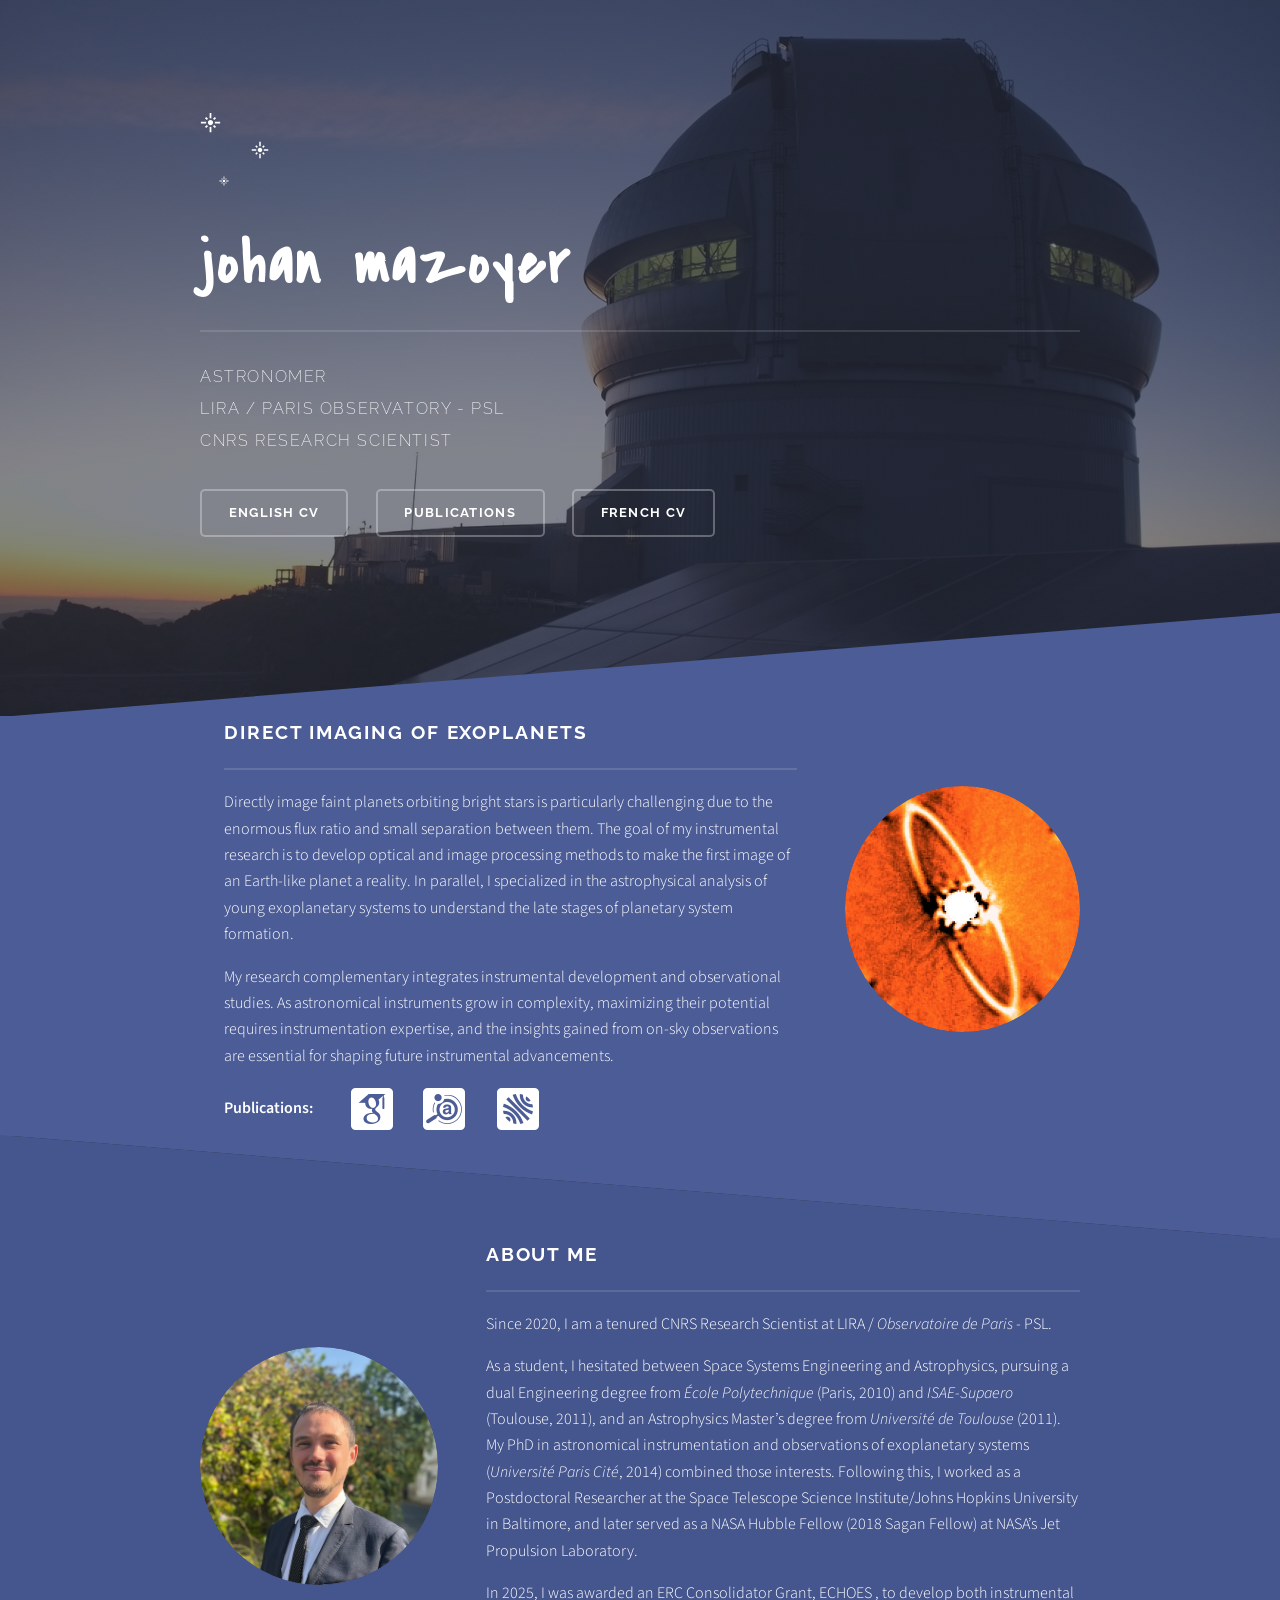
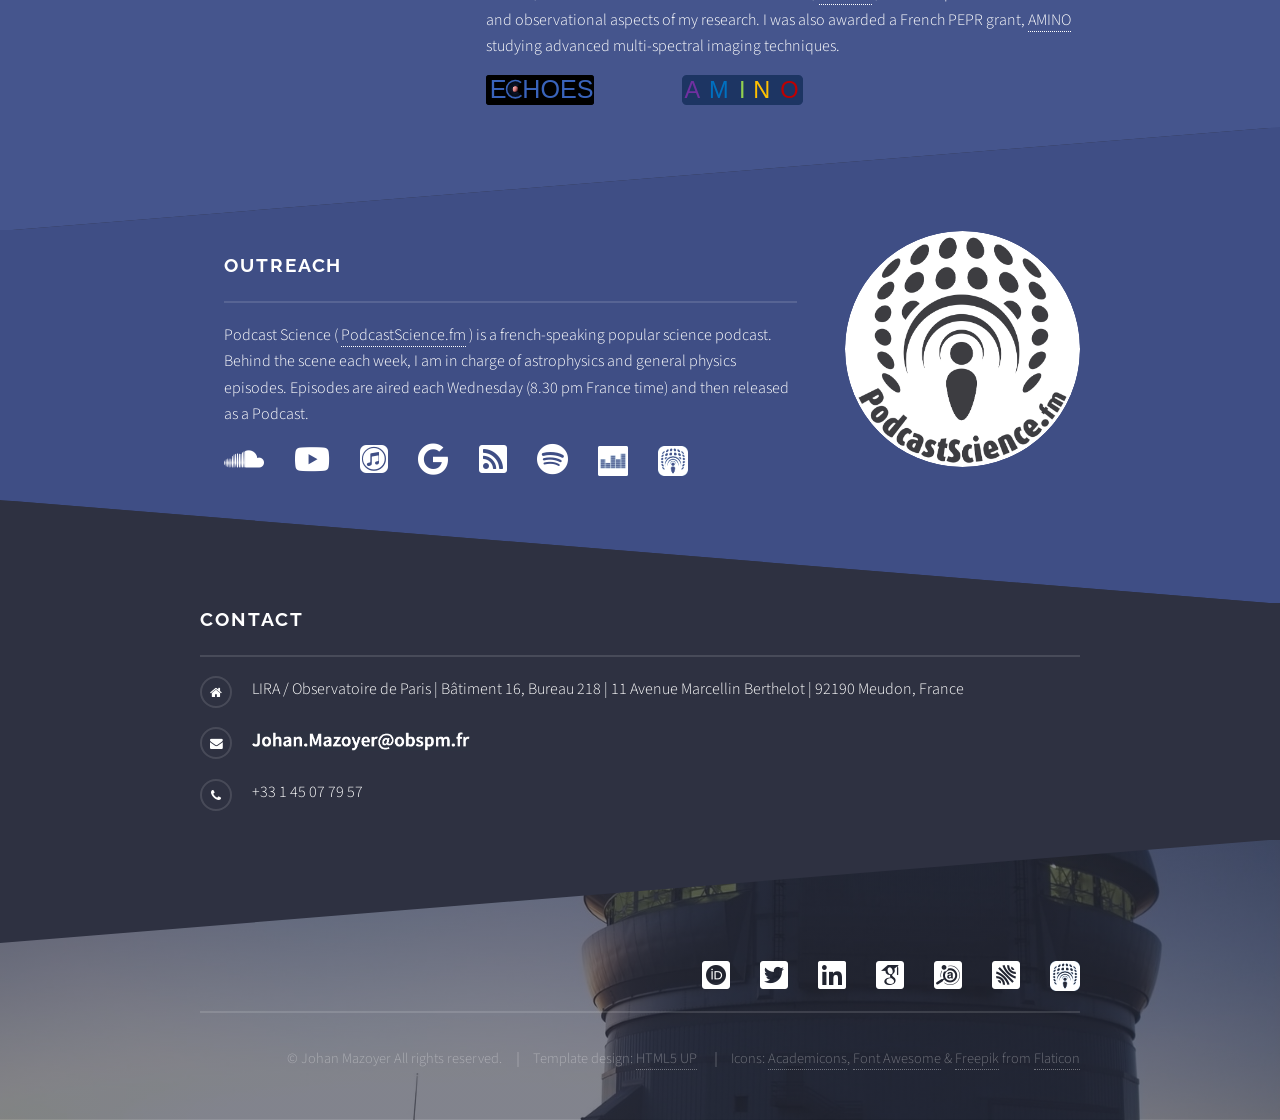
<file: index.html>
<!DOCTYPE HTML>
<!--
	Solid State by HTML5 UP
	html5up.net | @ajlkn
	Free for personal and commercial use under the CCA 3.0 license (html5up.net/license)
-->
<html>
	<head>
		<title>Johan's personal page</title>
		<link rel="icon" href="images/icons/disk_icon_nice.png" type="image/x-icon" />
		<meta charset="utf-8" />
		<meta name="viewport" content="width=device-width, initial-scale=1, user-scalable=no" />
		<meta name="description" content="Researcher in astronomy and astronomical instrumentation. CNRS Scientist at Paris Observatory, France" />
		<link rel="stylesheet" href="assets/css/main.css" />
		<noscript><link rel="stylesheet" href="assets/css/noscript.css" /></noscript>

	</head>
	<body class="is-preload">


		<!-- Page Wrapper -->
			<div id="page-wrapper">

				<!-- Header -->
					<header id="header" class="alt">
						<h1><a onclick="topFunction();" class="button"> <sig>Johan Mazoyer</sig> </a></h1>
					</header>

				<!-- Banner -->
					<section id="banner">
						<div class="inner">
							<div class="logo">
								<img src="images/icons/flare.svg" height="21px"></br>
								<span style="display:inline-block; width: 3em;"></span>
								<img src="images/icons/flare.svg" height="18px"></br>
								<span style="display:inline-block; width: 1em;"></span>
								<img src="images/icons/flare.svg" height="10px"></br>
							</div>
							<h2><sig>Johan Mazoyer</sig></h2>
							<p>Astronomer</br>
							LIRA / Paris Observatory - PSL</br>
							CNRS Research Scientist</a>
							</br>
							</br>
							<a href="CV_publi_website/CV_publi_Mazoyer_en.pdf" class="button">English CV</a>
							<span style="display:inline-block; width: 1em;"></span>
							<a href="https://scixplorer.org/search?d=astrophysics&fq=%7B%21type%3Daqp+v%3D%24fq_database%7D&fq_database=database%3A+%28astronomy+OR+physics%29&p=1&q=pubdate%3A%5B2011-01+TO+9999-12%5D+author%3A%28%22Mazoyer%2C+Johan%22%29&sort=date+desc" class="button" target="_blank">Publications</a>
							<span style="display:inline-block; width: 1em;"></span>
							<a href="CV_publi_website/CV_publi_Mazoyer_fr.pdf" class="button">French CV</a>
							</br></br>
							</p>
						</div>
						<div class="arrow"><div id="testappear"><p><i class="fa fa-angle-down fa-2x" aria-hidden="true"></i></p></div></div>
						<!-- <div class="arrow"><i class="fa fa-angle-down fa-2x" aria-hidden="true"></i></div> -->
					</section>

				<!-- Wrapper -->
					<section id="wrapper">

						<!-- One -->
							<section id="one" class="wrapper spotlight style1">
								<div class="inner">
									<div class="image" target="_blank"><img src="images/hr4796.jpg" alt="" /></div>
									<div class="content">
										<h2 class="major">Direct imaging of exoplanets</h2>
										<p>
											Directly image faint planets orbiting bright stars is particularly challenging due to the 
										 	enormous flux ratio and small separation between them. The goal of my instrumental research is to develop optical 
											and image processing methods to make the first image of an Earth-like planet a reality. In parallel,
											I specialized in the astrophysical analysis of young exoplanetary systems to understand the late stages of planetary system formation.
										</p>	
										<p>
											My research complementary integrates instrumental development and observational studies. 
											As astronomical instruments grow in complexity, maximizing their potential requires instrumentation expertise, 
											and the insights gained from on-sky observations are essential for shaping future instrumental advancements.
											
										</p>
										<b>Publications:</b>
										<span style="display:inline-block; width: 2em;"></span>
										<a class="ai ai-google-scholar-square ai-3x" style=" vertical-align: middle;"
										href="https://scholar.google.com/citations?hl=en&user=Jks1NsAAAAAJ&pagesize=200&view_op=list_works&sortby=pubdate"
										target="_blank"></a>
										<span style="display:inline-block; width: 1.5em;"></span>
										<a class="ai ai-ads-square ai-3x" style=" vertical-align: middle;"
										href="https://scixplorer.org/search?d=astrophysics&fq=%7B%21type%3Daqp+v%3D%24fq_database%7D&fq_database=database%3A+%28astronomy+OR+physics%29&p=1&q=pubdate%3A%5B2011-01+TO+9999-12%5D+author%3A%28%22Mazoyer%2C+Johan%22%29&sort=date+desc"
										target="_blank"></a>
										<span style="display:inline-block; width: 1.6em;"></span>
										<a class="ai ai-hal-square ai-3x" style=" vertical-align: middle;"
										href="https://cv.hal.science/jmazoyer"
										target="_blank"></a>

									</div>
								</div>
							</section>

						<!-- Two -->
							<section id="two" class="wrapper alt spotlight style2">
								<div class="inner">
									<div class="image"><img src="images/me.jpg" alt="" /></div>
									<div class="content">
										<h2 class="major">About me</h2>										
										<p>	Since 2020, I am a tenured CNRS Research Scientist at LIRA
											/ <em>Observatoire de Paris</em> - PSL. 
										<p> As a student, I hesitated between Space Systems Engineering and Astrophysics, pursuing a dual Engineering degree from <em>École Polytechnique</em> (Paris, 2010) and <em>ISAE-Supaero</em> (Toulouse, 2011), 
											and an Astrophysics Master’s degree from <em>Université de Toulouse</em> (2011).
											My PhD in astronomical instrumentation and observations of exoplanetary systems (<em>Université Paris Cité</em>, 2014) combined those interests. 
											Following this, I worked as a Postdoctoral Researcher at the Space Telescope Science Institute/Johns Hopkins University in Baltimore, 
											and later served as a NASA Hubble Fellow (2018 Sagan Fellow) at NASA’s Jet Propulsion Laboratory.</p>
										</p>
										<p>In 2025, I was awarded an ERC Consolidator Grant, <a href="https://lira.obspm.fr/erc-echoes" target="_blank"><u class="dotted">ECHOES</u></a> , to develop both instrumental and 
											observational aspects of my research. I was also awarded a French PEPR grant, <a href="https://pepr-origins.fr/en/projet/advanced-multi-spectral-imaging-using-novel-wavefront-sensors-with-optical-photon-counting-detectors-amino-2/" target="_blank"><u class="dotted">AMINO</u></a>  studying advanced multi-spectral imaging techniques.</p>
										<p>
										<a href="https://lira.obspm.fr/erc-echoes/" target="_blank">
													<div id="cf">
														<img class="bottom" src="images/icons/echoes_transparent.svg" height="30" />
														<img class="top" src="images/icons/echoes.svg" height="30" />
													</div>
										</a>
										<span style="display:inline-block; width: 10em;"></span>
										<a href="https://pepr-origins.fr/en/projet/advanced-multi-spectral-imaging-using-novel-wavefront-sensors-with-optical-photon-counting-detectors-amino-2/" target="_blank">
													<div id="cf">
														<img class="bottom" src="images/icons/AMINO_transparent.svg" height="30" />
														<img class="top" src="images/icons/AMINO.svg" height="30" />
													</div>
										</a>
										</p>
										<!-- <a href="CV_publi_website/CV_publi_Mazoyer_en.pdf"> English CV (PDF)</a> <span style="display:inline-block; width: 1em;"></span>
										<strong>|</strong>
										<span style="display:inline-block; width: 1em;"></span> <a href="CV_publi_website/CV_publi_Mazoyer_fr.pdf"> French CV (PDF)</a> -->
										 <!--<a href="CV_publi_website/CV_Mazoyer.pdf" class="special"> English CV (PDF)</a>
										 <a href="CV_publi_website/CV_Mazoyer_FR.pdf" class="special"> French CV (PDF)</a>-->										
									</div>
								</div>
							</section>

						<!-- Three -->
							<section id="three" class="wrapper spotlight style3">
								<div class="inner">
									<div class="image"><img src="images/round_logo_whitebakgd.png" alt="" /></div>
									<div class="content">
										<h2 class="major">Outreach</h2>
										<p>Podcast Science ( <a href="https://www.podcastscience.fm/" target="_blank"><u class="dotted">PodcastScience.fm</u></a> )
											is a french-speaking popular science podcast.
											Behind the scene each week, I am in charge of
											astrophysics and general physics episodes. Episodes are
											aired each Wednesday (8.30 pm France time) and
											then released as a Podcast. </p>
												<a class="fab fa-soundcloud fa-2x" href="https://soundcloud.com/podcastscience" target="_blank"> </a>
												<div class="horizontalgap"></div>
												<a class="fab fa-youtube fa-2x" href="https://www.youtube.com/user/podcastscience/" target="_blank"> </a>
												<div class="horizontalgap"></div>
												<a class="fab fa-itunes fa-2x" href="https://itunes.apple.com/fr/podcast/podcast-science/id389424805" target="_blank"> </a>
												<div class="horizontalgap"></div>
												<a class="fab fa-google fa-2x" href="https://www.google.com/podcasts?feed=aHR0cDovL2ZlZWRzLmZlZWRidXJuZXIuY29tL1BvZGNhc3RTY2llbmNl" target="_blank"> </a>
												<div class="horizontalgap"></div>
												<a class="fa fa-rss-square fa-2x" href="https://feeds.feedburner.com/PodcastScience" target="_blank"> </a>
												<div class="horizontalgap"></div>
												<a class="fab fa-spotify fa-2x" href="https://open.spotify.com/show/57RdNQvczwmNzfNKZL38BK" target="_blank"> </a>
												<div class="horizontalgap"></div>
												<a href="https://www.deezer.com/us/show/2154172" target="_blank">
													<div id="cf">
														<img class="bottom" src="images/icons/deezer-logo_trans_and_blue.png" height="30" />
														<img class="top" src="images/icons/deezer-logo_trans_and_white.png" height="30" />
													</div>
												</a>
												<div class="horizontalgap"></div>
												<a href="https://www.podcastscience.fm/" target="_blank">
													<div id="cf">
														<img class="bottom" src="images/icons/podcastscience_roundsquare_trans_and_blue.png" height="30" />
														<img class="top" src="images/icons/podcastscience_roundsquare_trans_and_white.png" height="30" />
													</div>
												</a>

									</div>
								</div>
							</section>

						<!-- Four -->
							<section id="four" class="wrapper alt style1">
								<div class="inner">
									<h2 class="major">Contact</h2>
									<ul class="contact">
										<li class="fa-home">
											LIRA / Observatoire de Paris |
											Bâtiment 16, Bureau 218 |
											11 Avenue Marcellin Berthelot |
											92190 Meudon, France
										</li>
										<li class="fa-envelope"><span style="display:inline-block; margin-left: -0.01em; margin-top: 0.28em;">
											<img class="top" src="images/icons/myaddress_obspm.png" height="20" />
										</li>
										<li class="fa-phone" style=" margin-top: 1.2em;">+33 1 45 07 79 57</li>
									</ul>
								</div>
							</section>

					</section>

				<!-- Footer -->
					<section id="footer">
						<div class="inner">
							<div>
								<a class="ai ai-orcid-square ai-2x" href="https://orcid.org/0000-0002-9133-3091" target="_blank"></a>
								<div class="horizontalgap"></div>
								<!-- <a class="ai ai-researchgate-square ai-2x" href="https://www.researchgate.net/profile/Johan_Mazoyer" target="_blank"></a>
								<div class="horizontalgap"></div> -->
								<a class="fab fa-twitter-square fa-2x" href="https://twitter.com/_Dr_Maz_" target="_blank"></a>
								<div class="horizontalgap"></div>
								<a class="fab fa-linkedin fa-2x" href="https://www.linkedin.com/in/johan-mazoyer-b128a328/" target="_blank"></a>
								<div class="horizontalgap"></div>
								<a class="ai ai-google-scholar-square ai-2x" href="https://scholar.google.com/citations?hl=en&user=Jks1NsAAAAAJ&pagesize=200&view_op=list_works&sortby=pubdate" target="_blank"></a>
								<div class="horizontalgap"></div>
								<a class="ai ai-ads-square ai-2x" href="https://scixplorer.org/search?d=astrophysics&fq=%7B%21type%3Daqp+v%3D%24fq_database%7D&fq_database=database%3A+%28astronomy+OR+physics%29&p=1&q=pubdate%3A%5B2011-01+TO+9999-12%5D+author%3A%28%22Mazoyer%2C+Johan%22%29&sort=date+desc" target="_blank"></a>
								<div class="horizontalgap"></div>
								<a class="ai ai-hal-square ai-2x" href="https://cv.hal.science/jmazoyer" target="_blank"></a>
								<div class="horizontalgap"></div>
								<a href="https://www.podcastscience.fm/" target="_blank">
														<div id="cf">
															<img class="bottom" src="images/icons/podcastscience_roundsquare_trans_and_blue.png" height="30" />
															<img class="top" src="images/icons/podcastscience_roundsquare_trans_and_white.png" height="30" />
														</div>
								</a>
							</div>
							<ul class="copyright">
								<li>&copy; Johan Mazoyer All rights reserved.</li><li>Template design: <a href="https://html5up.net" target="_blank"><u class="dotted">HTML5 UP</u></a></li>
								<li>Icons: <a href="https://jpswalsh.github.io/academicons/" target="_blank"><u class="dotted">Academicons</u></a>,
								<a href="http://fontawesome.io" target="_blank"><u class="dotted">Font Awesome</u></a>  &
								<a href="http://www.freepik.com" target="_blank"><u class="dotted">Freepik</u></a> from <a href="https://www.flaticon.com/" target="_blank"><u class="dotted">Flaticon</u></a></li>

							</ul>
						</div>
					</section>

			</div>

		<!-- Scripts -->
			<script src="assets/js/jquery.min.js"></script>
			<script src="assets/js/jquery.scrollex.min.js"></script>
			<script src="assets/js/browser.min.js"></script>
			<script src="assets/js/breakpoints.min.js"></script>
			<script src="assets/js/util.js"></script>
			<script src="assets/js/main.js"></script>

			<noscript id="deferred-styles">
				<link href='https://fonts.googleapis.com/css?family=Covered+By+Your+Grace' rel='stylesheet' type='text/css'>
				<link href='https://fonts.googleapis.com/css?family=Raleway:200,700|Source+Sans+Pro:300,600,300italic,600italic' rel='stylesheet' type='text/css'>
				<link rel="stylesheet" href="https://use.fontawesome.com/releases/v5.3.1/css/all.css" integrity="sha384-mzrmE5qonljUremFsqc01SB46JvROS7bZs3IO2EmfFsd15uHvIt+Y8vEf7N7fWAU" crossorigin="anonymous">
				<link rel="stylesheet" href="assets/css/academicons.min.css"/>
			</noscript>
			<script>
				var loadDeferredStyles = function() {
				var addStylesNode = document.getElementById("deferred-styles");
				var replacement = document.createElement("div");
				replacement.innerHTML = addStylesNode.textContent;
				document.body.appendChild(replacement);
				addStylesNode.parentElement.removeChild(addStylesNode);
				};
				var raf = window.requestAnimationFrame || window.mozRequestAnimationFrame ||
				window.webkitRequestAnimationFrame || window.msRequestAnimationFrame;
				if (raf) raf(function() { window.setTimeout(loadDeferredStyles, 0); });
				else window.addEventListener('load', loadDeferredStyles);

				$(window).scroll(function(){
    			$(".arrow").css("opacity", 1 - $(window).scrollTop() / 180);
  				//250 is fade pixels
  				});
				$("#testappear p").addClass("load");
		  </script>


	</body>
</html>
</file>
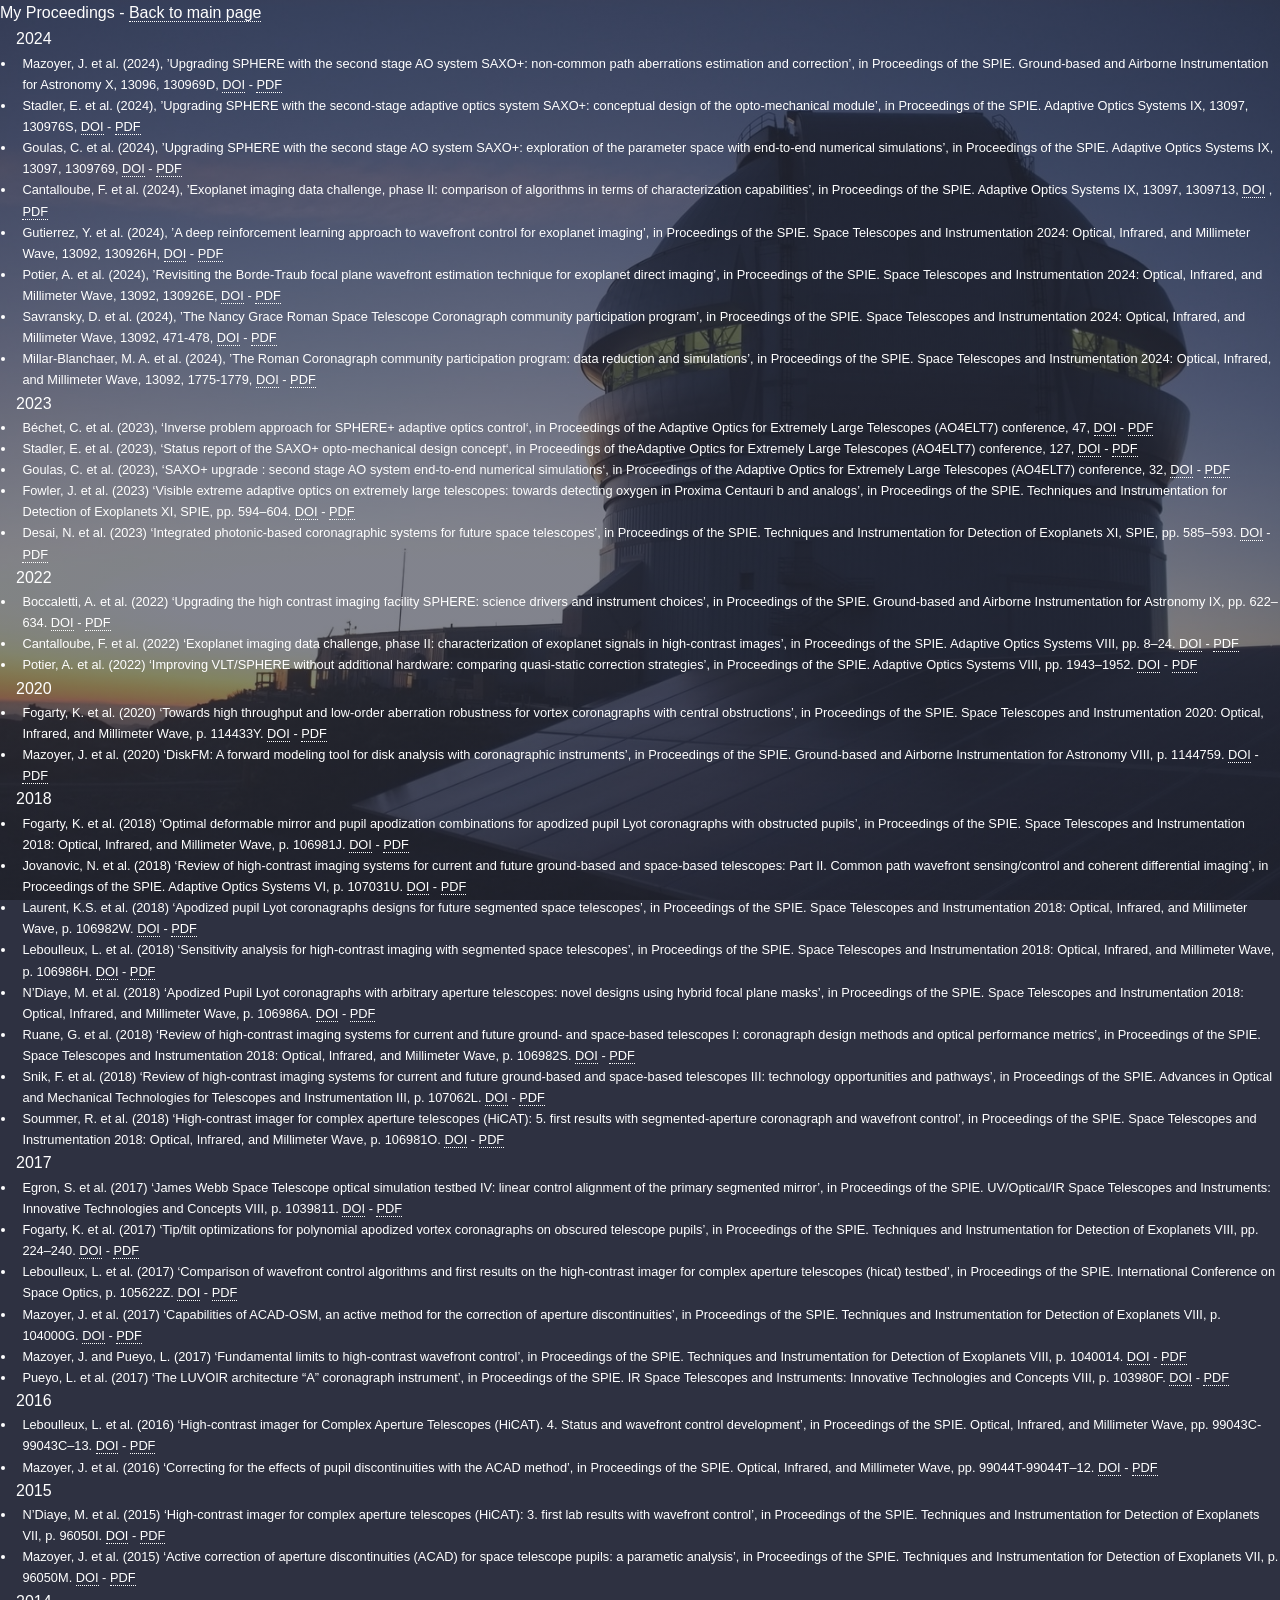
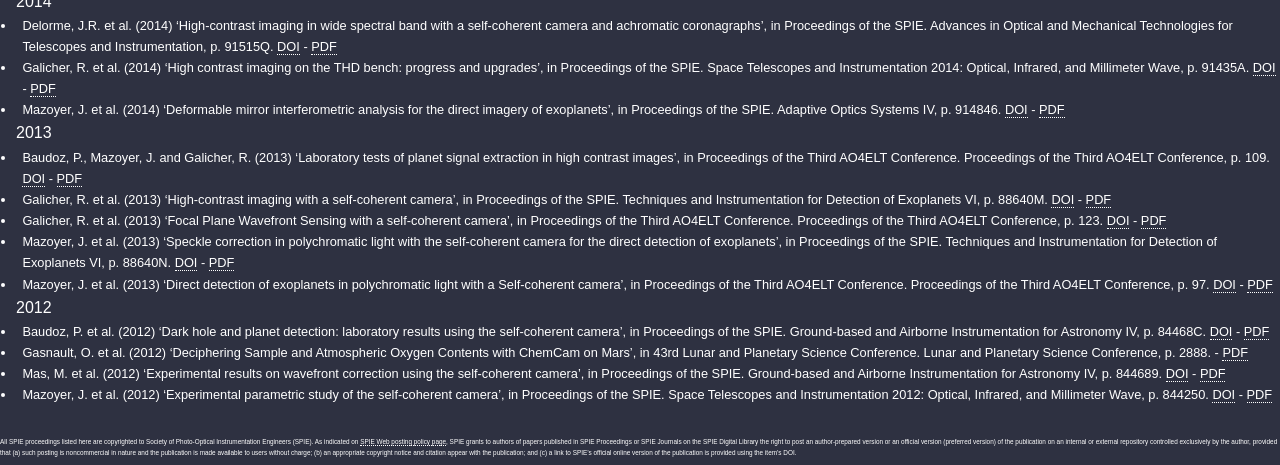
<file: my_procs.html>
<!DOCTYPE HTML>
<!--
	Solid State by HTML5 UP
	html5up.net | @ajlkn
	Free for personal and commercial use under the CCA 3.0 license (html5up.net/license)
-->
<html>
	<head>
		<title>Conference Proceedings</title>
		<link rel="icon" href="images/icons/disk_icon_nice.png" type="image/x-icon" />
		<meta charset="utf-8" />
		<meta name="viewport" content="width=device-width, initial-scale=1, user-scalable=no" />
		<meta name="description" content="Researcher in astronomy and astronomical instrumentation. Scientist at Paris Observatory, France" />
		<link rel="stylesheet" href="assets/css/main.css" />
		<noscript><link rel="stylesheet" href="assets/css/noscript.css" /></noscript>

	</head>
	<body>

		My Proceedings  -  <a href="index.html"> <u class="dotted">Back to main page</u></a>

		<ul>
			2024
			<li style="font-size:0.8em">Mazoyer, J. et al. (2024), ’Upgrading SPHERE with the second stage AO system SAXO+: non-common path aberrations estimation and correction’, in Proceedings of the SPIE. Ground-based and Airborne Instrumentation for Astronomy X, 13096, 130969D, <a href="https://doi.org/10.1117/12.3019921"> <u class="dotted">DOI</u> </a> - <a href="my_proceedings/Mazoyer et al. - 2024 - Upgrading SPHERE with the second stage AO system S.pdf"> <u class="dotted">PDF</u> </a></li>
			<li style="font-size:0.8em">Stadler, E. et al. (2024), ’Upgrading SPHERE with the second-stage adaptive optics system SAXO+: conceptual design of the opto-mechanical module’, in Proceedings of the SPIE. Adaptive Optics Systems IX, 13097, 130976S, <a href="https://doi.org/10.1117/12.3019157"> <u class="dotted">DOI</u> </a> - <a href="my_proceedings/Stadler et al. - 2024 - Upgrading SPHERE with the second-stage adaptive op.pdf"> <u class="dotted">PDF</u> </a></li>
			<li style="font-size:0.8em">Goulas, C. et al. (2024), ’Upgrading SPHERE with the second stage AO system SAXO+: exploration of the parameter space with end-to-end numerical simulations’, in Proceedings of the SPIE. Adaptive Optics Systems IX, 13097, 1309769, <a href="https://doi.org/10.1117/12.3018709"> <u class="dotted">DOI</u> </a> - <a href="my_proceedings/Goulas et al. - 2024 - Upgrading SPHERE with the second stage AO system S.pdf"> <u class="dotted">PDF</u> </a></li>
			<li style="font-size:0.8em">Cantalloube, F. et al. (2024), ’Exoplanet imaging data challenge, phase II: comparison of algorithms in terms of characterization capabilities’, in Proceedings of the SPIE. Adaptive Optics Systems IX, 13097, 1309713, <a href="https://doi.org/10.1117/12.3020278"> <u class="dotted">DOI</u> </a>, <a href="my_proceedings/Cantalloube et al. - 2024 - Exoplanet imaging data challenge, phase II compar.pdf"> <u class="dotted">PDF</u> </a></li>
			<li style="font-size:0.8em">Gutierrez, Y. et al. (2024), ’A deep reinforcement learning approach to wavefront control for exoplanet imaging’, in Proceedings of the SPIE. Space Telescopes and Instrumentation 2024: Optical, Infrared, and Millimeter Wave, 13092, 130926H, <a href="https://doi.org/10.1117/12.3020374"> <u class="dotted">DOI</u> </a> - <a href="my_proceedings/Gutierrez et al. - 2024 - A deep reinforcement learning approach to wavefron.pdf"> <u class="dotted">PDF</u> </a></li>
			<li style="font-size:0.8em">Potier, A. et al. (2024), ’Revisiting the Borde-Traub focal plane wavefront estimation technique for exoplanet direct imaging’, in Proceedings of the SPIE. Space Telescopes and Instrumentation 2024: Optical, Infrared, and Millimeter Wave, 13092, 130926E, <a href="https://doi.org/10.1117/12.3018289"> <u class="dotted">DOI</u> </a> - <a href="my_proceedings/Potier et al. - 2024 - Revisiting the Borde-Traub focal plane wavefront e.pdf"> <u class="dotted">PDF</u> </a></li>
			<li style="font-size:0.8em">Savransky, D. et al. (2024), ’The Nancy Grace Roman Space Telescope Coronagraph community participation program’, in Proceedings of the SPIE. Space Telescopes and Instrumentation 2024: Optical, Infrared, and Millimeter Wave, 13092, 471-478, <a href="https://doi.org/10.1117/12.3020514"> <u class="dotted">DOI</u> </a> - <a href="my_proceedings/Savransky et al. - 2024 - The Nancy Grace Roman Space Telescope coronagraph .pdf"> <u class="dotted">PDF</u> </a></li>
			<li style="font-size:0.8em">Millar-Blanchaer, M. A. et al. (2024), ’The Roman Coronagraph community participation program: data reduction and simulations’, in Proceedings of the SPIE. Space Telescopes and Instrumentation 2024: Optical, Infrared, and Millimeter Wave, 13092, 1775-1779, <a href="https://doi.org/10.1117/12.3020478"> <u class="dotted">DOI</u> </a> - <a href="my_proceedings/Millar-Blanchaer et al. - 2024 - The Roman coronagraph community participation prog.pdf"> <u class="dotted">PDF</u> </a></li>
			
			2023
			<li style="font-size:0.8em">Béchet, C. et al. (2023), ‘Inverse problem approach for SPHERE+ adaptive optics control‘, in Proceedings of the Adaptive Optics for Extremely Large Telescopes (AO4ELT7) conference, 47, <a href="https://doi.org/10.13009/AO4ELT7-2023-049"> <u class="dotted">DOI</u> </a> - <a href="my_proceedings/Béchet et al. - 2023 - Inverse problem approach for SPHERE+ adaptive opti.pdf"> <u class="dotted">PDF</u> </a></li>
			<li style="font-size:0.8em">Stadler, E. et al. (2023), ‘Status report of the SAXO+ opto-mechanical design concept‘, in Proceedings of theAdaptive Optics for Extremely Large Telescopes (AO4ELT7) conference, 127, <a href="https://doi.org/10.13009/AO4ELT7-2023-129"> <u class="dotted">DOI</u> </a> - <a href="my_proceedings/Stadler et al. - 2023 - Status report of the SAXO+ opto-mechanical design .pdf"> <u class="dotted">PDF</u> </a></li>
			<li style="font-size:0.8em">Goulas, C. et al. (2023), ‘SAXO+ upgrade : second stage AO system end-to-end numerical simulations‘, in Proceedings of the Adaptive Optics for Extremely Large Telescopes (AO4ELT7) conference, 32, <a href="https://doi.org/10.13009/AO4ELT7-2023-033"> <u class="dotted">DOI</u> </a> - <a href="my_proceedings/Goulas et al. - 2023 - SAXO+ upgrade  second stage AO system end-to-end .pdf"> <u class="dotted">PDF</u> </a></li>
			<li style="font-size:0.8em">Fowler, J. et al. (2023) ‘Visible extreme adaptive optics on extremely large telescopes: towards detecting oxygen in Proxima Centauri b and analogs’, in Proceedings of the SPIE. Techniques and Instrumentation for Detection of Exoplanets XI, SPIE, pp. 594–604. <a href="https://doi.org/10.1117/12.2677503"> <u class="dotted">DOI</u> </a> - <a href="my_proceedings/Fowler et al. - 2023 - Visible extreme adaptive optics on extremely large.pdf"> <u class="dotted">PDF</u> </a></li>
			<li style="font-size:0.8em">Desai, N. et al. (2023) ‘Integrated photonic-based coronagraphic systems for future space telescopes’, in Proceedings of the SPIE. Techniques and Instrumentation for Detection of Exoplanets XI, SPIE, pp. 585–593. <a href="https://doi.org/10.1117/12.2677210"> <u class="dotted">DOI</u> </a> - <a href="my_proceedings/Desai et al. - 2023 - Integrated photonic-based coronagraphic systems fo.pdf"> <u class="dotted">PDF</u> </a></li>
			
			2022
			<li style="font-size:0.8em">Boccaletti, A. et al. (2022) ‘Upgrading the high contrast imaging facility SPHERE: science drivers and instrument choices’, in Proceedings of the SPIE. Ground-based and Airborne Instrumentation for Astronomy IX, pp. 622–634. <a href="https://doi.org/10.1117/12.2630154"> <u class="dotted">DOI</u> </a> - <a href="my_proceedings/Boccaletti et al. - 2022 - Upgrading the high contrast imaging facility SPHER.pdf"> <u class="dotted">PDF</u> </a></li>
			<li style="font-size:0.8em">Cantalloube, F. et al. (2022) ‘Exoplanet imaging data challenge, phase II: characterization of exoplanet signals in high-contrast images’, in Proceedings of the SPIE. Adaptive Optics Systems VIII, pp. 8–24. <a href="https://doi.org/10.1117/12.2627968"> <u class="dotted">DOI</u> </a> - <a href="my_proceedings/Cantalloube et al. - 2022 - Exoplanet imaging data challenge, phase II charac.pdf"> <u class="dotted">PDF</u> </a></li>
			<li style="font-size:0.8em">Potier, A. et al. (2022) ‘Improving VLT/SPHERE without additional hardware: comparing quasi-static correction strategies’, in Proceedings of the SPIE. Adaptive Optics Systems VIII, pp. 1943–1952. <a href="https://doi.org/10.1117/12.2629926"> <u class="dotted">DOI</u> </a> - <a href="my_proceedings/Potier et al. - 2022 - Improving VLTSPHERE without additional hardware .pdf"> <u class="dotted">PDF</u> </a></li>
			
			2020
			<li style="font-size:0.8em">Fogarty, K. et al. (2020) ‘Towards high throughput and low-order aberration robustness for vortex coronagraphs with central obstructions’, in Proceedings of the SPIE. Space Telescopes and Instrumentation 2020: Optical, Infrared, and Millimeter Wave, p. 114433Y. <a href="https://doi.org/10.1117/12.2563180"> <u class="dotted">DOI</u> </a> - <a href="my_proceedings/Fogarty et al. - 2020 - Towards high throughput and low-order aberration r.pdf"> <u class="dotted">PDF</u> </a></li>
			<li style="font-size:0.8em">Mazoyer, J. et al. (2020) ‘DiskFM: A forward modeling tool for disk analysis with coronagraphic instruments’, in Proceedings of the SPIE. Ground-based and Airborne Instrumentation for Astronomy VIII, p. 1144759. <a href="https://doi.org/10.1117/12.2560091"> <u class="dotted">DOI</u> </a> - <a href="my_proceedings/Mazoyer et al. - 2020 - DiskFM A forward modeling tool for disk analysis .pdf"> <u class="dotted">PDF</u> </a></li>
			
			2018
			<li style="font-size:0.8em">Fogarty, K. et al. (2018) ‘Optimal deformable mirror and pupil apodization combinations for apodized pupil Lyot coronagraphs with obstructed pupils’, in Proceedings of the SPIE. Space Telescopes and Instrumentation 2018: Optical, Infrared, and Millimeter Wave, p. 106981J. <a href="https://doi.org/10.1117/12.2314394"> <u class="dotted">DOI</u> </a> - <a href="my_proceedings/Fogarty et al. - 2018 - Optimal deformable mirror and pupil apodization co.pdf"> <u class="dotted">PDF</u> </a></li>
			<li style="font-size:0.8em">Jovanovic, N. et al. (2018) ‘Review of high-contrast imaging systems for current and future ground-based and space-based telescopes: Part II. Common path wavefront sensing/control and coherent differential imaging’, in Proceedings of the SPIE. Adaptive Optics Systems VI, p. 107031U. <a href="https://doi.org/10.1117/12.2314260"> <u class="dotted">DOI</u> </a> - <a href="my_proceedings/Jovanovic et al. - 2018 - Review of high-contrast imaging systems for curren.pdf"> <u class="dotted">PDF</u> </a></li>
			<li style="font-size:0.8em">Laurent, K.S. et al. (2018) ‘Apodized pupil Lyot coronagraphs designs for future segmented space telescopes’, in Proceedings of the SPIE. Space Telescopes and Instrumentation 2018: Optical, Infrared, and Millimeter Wave, p. 106982W. <a href="https://doi.org/10.1117/12.2313902"> <u class="dotted">DOI</u> </a> - <a href="my_proceedings/Laurent et al. - 2018 - Apodized pupil Lyot coronagraphs designs for futur.pdf"> <u class="dotted">PDF</u> </a></li>
			<li style="font-size:0.8em">Leboulleux, L. et al. (2018) ‘Sensitivity analysis for high-contrast imaging with segmented space telescopes’, in Proceedings of the SPIE. Space Telescopes and Instrumentation 2018: Optical, Infrared, and Millimeter Wave, p. 106986H. <a href="https://doi.org/10.1117/12.2313904"> <u class="dotted">DOI</u> </a> - <a href="my_proceedings/Leboulleux et al. - 2018 - Sensitivity analysis for high-contrast imaging wit.pdf"> <u class="dotted">PDF</u> </a></li>
			<li style="font-size:0.8em">N’Diaye, M. et al. (2018) ‘Apodized Pupil Lyot coronagraphs with arbitrary aperture telescopes: novel designs using hybrid focal plane masks’, in Proceedings of the SPIE. Space Telescopes and Instrumentation 2018: Optical, Infrared, and Millimeter Wave, p. 106986A. <a href="https://doi.org/10.1117/12.2313225"> <u class="dotted">DOI</u> </a> - <a href="my_proceedings/N'Diaye et al. - 2018 - Apodized Pupil Lyot coronagraphs with arbitrary ap.pdf"> <u class="dotted">PDF</u> </a></li>
			<li style="font-size:0.8em">Ruane, G. et al. (2018) ‘Review of high-contrast imaging systems for current and future ground- and space-based telescopes I: coronagraph design methods and optical performance metrics’, in Proceedings of the SPIE. Space Telescopes and Instrumentation 2018: Optical, Infrared, and Millimeter Wave, p. 106982S. <a href="https://doi.org/10.1117/12.2312948"> <u class="dotted">DOI</u> </a> - <a href="my_proceedings/Ruane et al. - 2018 - Review of high-contrast imaging systems for curren.pdf"> <u class="dotted">PDF</u> </a></li>
			<li style="font-size:0.8em">Snik, F. et al. (2018) ‘Review of high-contrast imaging systems for current and future ground-based and space-based telescopes III: technology opportunities and pathways’, in Proceedings of the SPIE. Advances in Optical and Mechanical Technologies for Telescopes and Instrumentation III, p. 107062L. <a href="https://doi.org/10.1117/12.2313957"> <u class="dotted">DOI</u> </a> - <a href="my_proceedings/Snik et al. - 2018 - Review of high-contrast imaging systems for curren.pdf"> <u class="dotted">PDF</u> </a></li>
			<li style="font-size:0.8em">Soummer, R. et al. (2018) ‘High-contrast imager for complex aperture telescopes (HiCAT): 5. first results with segmented-aperture coronagraph and wavefront control’, in Proceedings of the SPIE. Space Telescopes and Instrumentation 2018: Optical, Infrared, and Millimeter Wave, p. 106981O. <a href="https://doi.org/10.1117/12.2314110"> <u class="dotted">DOI</u> </a> - <a href="my_proceedings/Soummer et al. - 2018 - High-contrast imager for complex aperture telescop.pdf"> <u class="dotted">PDF</u> </a></li>
			
			2017
			<li style="font-size:0.8em">Egron, S. et al. (2017) ‘James Webb Space Telescope optical simulation testbed IV: linear control alignment of the primary segmented mirror’, in Proceedings of the SPIE. UV/Optical/IR Space Telescopes and Instruments: Innovative Technologies and Concepts VIII, p. 1039811. <a href="https://doi.org/10.1117/12.2272981"> <u class="dotted">DOI</u> </a> - <a href="my_proceedings/Egron et al. - 2017 - James Webb Space Telescope optical simulation test.pdf"> <u class="dotted">PDF</u> </a></li>
			<li style="font-size:0.8em">Fogarty, K. et al. (2017) ‘Tip/tilt optimizations for polynomial apodized vortex coronagraphs on obscured telescope pupils’, in Proceedings of the SPIE. Techniques and Instrumentation for Detection of Exoplanets VIII, pp. 224–240. <a href="https://doi.org/10.1117/12.2274603"> <u class="dotted">DOI</u> </a> - <a href="my_proceedings/Fogarty et al. - 2017 - Tiptilt optimizations for polynomial apodized vor.pdf"> <u class="dotted">PDF</u> </a></li>
			<li style="font-size:0.8em">Leboulleux, L. et al. (2017) ‘Comparison of wavefront control algorithms and first results on the high-contrast imager for complex aperture telescopes (hicat) testbed’, in Proceedings of the SPIE. International Conference on Space Optics, p. 105622Z. <a href="https://doi.org/10.1117/12.2296154"> <u class="dotted">DOI</u> </a> - <a href="my_proceedings/Leboulleux et al. - 2017 - Comparison of wavefront control algorithms and fir.pdf"> <u class="dotted">PDF</u> </a></li>
			<li style="font-size:0.8em">Mazoyer, J. et al. (2017) ‘Capabilities of ACAD-OSM, an active method for the correction of aperture discontinuities’, in Proceedings of the SPIE. Techniques and Instrumentation for Detection of Exoplanets VIII, p. 104000G. <a href="https://doi.org/10.1117/12.2273070"> <u class="dotted">DOI</u> </a> - <a href="my_proceedings/Mazoyer et al. - 2017 - Capabilities of ACAD-OSM, an active method for the.pdf"> <u class="dotted">PDF</u> </a></li>
			<li style="font-size:0.8em">Mazoyer, J. and Pueyo, L. (2017) ‘Fundamental limits to high-contrast wavefront control’, in Proceedings of the SPIE. Techniques and Instrumentation for Detection of Exoplanets VIII, p. 1040014. <a href="https://doi.org/10.1117/12.2274657"> <u class="dotted">DOI</u> </a> - <a href="my_proceedings/Mazoyer and Pueyo - 2017 - Fundamental limits to high-contrast wavefront cont.pdf"> <u class="dotted">PDF</u> </a></li>
			<li style="font-size:0.8em">Pueyo, L. et al. (2017) ‘The LUVOIR architecture “A” coronagraph instrument’, in Proceedings of the SPIE. IR Space Telescopes and Instruments: Innovative Technologies and Concepts VIII, p. 103980F. <a href="https://doi.org/10.1117/12.2274654"> <u class="dotted">DOI</u> </a> - <a href="my_proceedings/Pueyo et al. - 2017 - The LUVOIR architecture A coronagraph instrument.pdf"> <u class="dotted">PDF</u> </a></li>
			
			2016
			<li style="font-size:0.8em">Leboulleux, L. et al. (2016) ‘High-contrast imager for Complex Aperture Telescopes (HiCAT). 4. Status and wavefront control development’, in Proceedings of the SPIE. Optical, Infrared, and Millimeter Wave, pp. 99043C-99043C–13.<a href="https://doi.org/10.1117/12.2233640"> <u class="dotted">DOI</u> </a> - <a href="my_proceedings/Leboulleux et al. - 2016 - High-contrast imager for Complex Aperture Telescop.pdf"> <u class="dotted">PDF</u> </a></li>
			<li style="font-size:0.8em">Mazoyer, J. et al. (2016) ‘Correcting for the effects of pupil discontinuities with the ACAD method’, in Proceedings of the SPIE. Optical, Infrared, and Millimeter Wave, pp. 99044T-99044T–12. <a href="https://doi.org/10.1117/12.2232907"> <u class="dotted">DOI</u> </a> - <a href="my_proceedings/Mazoyer et al. - 2016 - Correcting for the effects of pupil discontinuitie.pdf"> <u class="dotted">PDF</u> </a></li>
			
			2015
			<li style="font-size:0.8em">N’Diaye, M. et al. (2015) ‘High-contrast imager for complex aperture telescopes (HiCAT): 3. first lab results with wavefront control’, in Proceedings of the SPIE. Techniques and Instrumentation for Detection of Exoplanets VII, p. 96050I. <a href="https://doi.org/10.1117/12.2188497"> <u class="dotted">DOI</u> </a> - <a href="my_proceedings/N'Diaye et al. - 2015 - High-contrast imager for complex aperture telescop.pdf"> <u class="dotted">PDF</u> </a></li>
			<li style="font-size:0.8em">Mazoyer, J. et al. (2015) ‘Active correction of aperture discontinuities (ACAD) for space telescope pupils: a parametic analysis’, in Proceedings of the SPIE. Techniques and Instrumentation for Detection of Exoplanets VII, p. 96050M. <a href="https://doi.org/10.1117/12.2188692"> <u class="dotted">DOI</u> </a> - <a href="my_proceedings/Mazoyer et al. - 2015 - Active correction of aperture discontinuities (ACA.pdf"> <u class="dotted">PDF</u> </a></li>
			
			2014
			<li style="font-size:0.8em">Delorme, J.R. et al. (2014) ‘High-contrast imaging in wide spectral band with a self-coherent camera and achromatic coronagraphs’, in Proceedings of the SPIE. Advances in Optical and Mechanical Technologies for Telescopes and Instrumentation, p. 91515Q. <a href="https://doi.org/10.1117/12.2056846"> <u class="dotted">DOI</u> </a> - <a href="my_proceedings/Delorme et al. - 2014 - High-contrast imaging in wide spectral band with a.pdf"> <u class="dotted">PDF</u> </a></li>
			<li style="font-size:0.8em">Galicher, R. et al. (2014) ‘High contrast imaging on the THD bench: progress and upgrades’, in Proceedings of the SPIE. Space Telescopes and Instrumentation 2014: Optical, Infrared, and Millimeter Wave, p. 91435A. <a href="https://doi.org/10.1117/12.2055902"> <u class="dotted">DOI</u> </a> - <a href="my_proceedings/Galicher et al. - 2013 - High-contrast imaging with a self-coherent camera.pdf"> <u class="dotted">PDF</u> </a></li>
			<li style="font-size:0.8em">Mazoyer, J. et al. (2014) ‘Deformable mirror interferometric analysis for the direct imagery of exoplanets’, in Proceedings of the SPIE. Adaptive Optics Systems IV, p. 914846. <a href="https://doi.org/10.1117/12.2057833"> <u class="dotted">DOI</u> </a> - <a href="my_proceedings/Mazoyer et al. - 2014 - Deformable mirror interferometric analysis for the.pdf"> <u class="dotted">PDF</u> </a></li>
			
			2013
			<li style="font-size:0.8em">Baudoz, P., Mazoyer, J. and Galicher, R. (2013) ‘Laboratory tests of planet signal extraction in high contrast images’, in Proceedings of the Third AO4ELT Conference. Proceedings of the Third AO4ELT Conference, p. 109. <a href="https://doi.org/10.12839/AO4ELT3.13701"> <u class="dotted">DOI</u> </a> - <a href="my_proceedings/Baudoz et al. - 2013 - Laboratory tests of planet signal extraction in hi.pdf"> <u class="dotted">PDF</u> </a></li>
			<li style="font-size:0.8em">Galicher, R. et al. (2013) ‘High-contrast imaging with a self-coherent camera’, in Proceedings of the SPIE. Techniques and Instrumentation for Detection of Exoplanets VI, p. 88640M. <a href="https://doi.org/10.1117/12.2025298"> <u class="dotted">DOI</u> </a> - <a href="my_proceedings/Galicher et al. - 2014 - High contrast imaging on the THD bench progress a.pdf"> <u class="dotted">PDF</u> </a></li>
			<li style="font-size:0.8em">Galicher, R. et al. (2013) ‘Focal Plane Wavefront Sensing with a self-coherent camera’, in Proceedings of the Third AO4ELT Conference. Proceedings of the Third AO4ELT Conference, p. 123. <a href="https://doi.org/10.12839/AO4ELT3.18647"> <u class="dotted">DOI</u> </a> - <a href="my_proceedings/Galicher et al. - 2013 - Focal Plane Wavefront Sensing with a self-coherent.pdf"> <u class="dotted">PDF</u> </a></li>
			<li style="font-size:0.8em">Mazoyer, J. et al. (2013) ‘Speckle correction in polychromatic light with the self-coherent camera for the direct detection of exoplanets’, in Proceedings of the SPIE. Techniques and Instrumentation for Detection of Exoplanets VI, p. 88640N. <a href="https://doi.org/10.1117/12.2023508"> <u class="dotted">DOI</u> </a> - <a href="my_proceedings/Mazoyer et al. - 2013 - Speckle correction in polychromatic light with the.pdf"> <u class="dotted">PDF</u> </a></li>
			<li style="font-size:0.8em">Mazoyer, J. et al. (2013) ‘Direct detection of exoplanets in polychromatic light with a Self-coherent camera’, in Proceedings of the Third AO4ELT Conference. Proceedings of the Third AO4ELT Conference, p. 97. <a href="https://doi.org/10.12839/AO4ELT3.13416"> <u class="dotted">DOI</u> </a> - <a href="my_proceedings/Mazoyer et al. - 2013 - Direct detection of exoplanets in polychromatic li.pdf"> <u class="dotted">PDF</u> </a></li>
			
			2012
			<li style="font-size:0.8em">Baudoz, P. et al. (2012) ‘Dark hole and planet detection: laboratory results using the self-coherent camera’, in Proceedings of the SPIE. Ground-based and Airborne Instrumentation for Astronomy IV, p. 84468C. <a href="https://doi.org/10.1117/12.926575"> <u class="dotted">DOI</u> </a> - <a href="my_proceedings/Baudoz et al. - 2012 - Dark hole and planet detection laboratory results.pdf"> <u class="dotted">PDF</u> </a></li>
			<li style="font-size:0.8em">Gasnault, O. et al. (2012) ‘Deciphering Sample and Atmospheric Oxygen Contents with ChemCam on Mars’, in 43rd Lunar and Planetary Science Conference. Lunar and Planetary Science Conference, p. 2888. </a> - <a href="my_proceedings/Gasnault et al. - 2012 - Deciphering Sample and Atmospheric Oxygen Contents.pdf"> <u class="dotted">PDF</u> </a></li>
			<li style="font-size:0.8em">Mas, M. et al. (2012) ‘Experimental results on wavefront correction using the self-coherent camera’, in Proceedings of the SPIE. Ground-based and Airborne Instrumentation for Astronomy IV, p. 844689. <a href="https://doi.org/10.1117/12.926586"> <u class="dotted">DOI</u> </a> - <a href="my_proceedings/Mas et al. - 2012 - Experimental results on wavefront correction using.pdf"> <u class="dotted">PDF</u> </a></li>
			<li style="font-size:0.8em">Mazoyer, J. et al. (2012) ‘Experimental parametric study of the self-coherent camera’, in Proceedings of the SPIE. Space Telescopes and Instrumentation 2012: Optical, Infrared, and Millimeter Wave, p. 844250. <a href="https://doi.org/10.1117/12.926080"> <u class="dotted">DOI</u> </a> - <a href="my_proceedings/Mazoyer et al. - 2012 - Experimental parametric study of the self-coherent.pdf"> <u class="dotted">PDF</u> </a></li>
			
		</ul> 
		<p style="font-size:0.4em">
		All SPIE proceedings listed here are copyrighted to Society of Photo-Optical Instrumentation Engineers (SPIE). As indicated on 
		<a href="https://www.spie.org/conferences-and-exhibitions/event-resources/manuscript-policies-and-review?SSO=1#Web-posting-policy"> <u class="dotted">SPIE Web posting policy page</u></a>, 
		SPIE grants to authors of papers published in SPIE Proceedings or SPIE Journals on the SPIE Digital Library the right to post an author-prepared version or an official version (preferred version) 
		of the publication on an internal or external repository controlled exclusively by the author, provided that (a) such posting is noncommercial in nature and the publication is made available to 
		users without charge; (b) an appropriate copyright notice and citation appear with the publication; and (c) a link to SPIE’s official online version of the publication is provided using the item’s DOI.
		</p>
	</body>

</html>
</file>
<file: assets/css/noscript.css>
/*
	Solid State by HTML5 UP
	html5up.net | @ajlkn
	Free for personal and commercial use under the CCA 3.0 license (html5up.net/license)
*/

/* Banner */

	body.is-preload #banner .logo {
		-moz-transform: none;
		-webkit-transform: none;
		-ms-transform: none;
		transform: none;
		opacity: 1;
	}

	body.is-preload #banner h2 {
		opacity: 1;
		-moz-transform: none;
		-webkit-transform: none;
		-ms-transform: none;
		transform: none;
		-moz-filter: none;
		-webkit-filter: none;
		-ms-filter: none;
		filter: none;
	}

	body.is-preload #banner p {
		opacity: 01;
		-moz-transform: none;
		-webkit-transform: none;
		-ms-transform: none;
		transform: none;
		-moz-filter: none;
		-webkit-filter: none;
		-ms-filter: none;
		filter: none;
	}
</file>
<file: assets/css/main.css>
@import url(font-awesome.min.css);

/*
	Solid State by HTML5 UP
	html5up.net | @ajlkn
	Free for personal and commercial use under the CCA 3.0 license (html5up.net/license)
*/

html, body, div, span, applet, object,
iframe, h1, h2, h3, h4, h5, h6, p, blockquote,
pre, a, abbr, acronym, address, big, cite,
code, del, dfn, em, img, ins, kbd, q, s, samp,
small, strike, strong, sub, sup, tt, var, b,
u, i, center, dl, dt, dd, ol, ul, li, fieldset,
form, label, legend, table, caption, tbody,
tfoot, thead, tr, th, td, article, aside,
canvas, details, embed, figure, figcaption,
footer, header, hgroup, menu, nav, output, ruby,
section, summary, time, mark, audio, video {
	margin: 0;
	padding: 0;
	border: 0;
	font-size: 100%;
	font: inherit;
	vertical-align: baseline;}

article, aside, details, figcaption, figure,
footer, header, hgroup, menu, nav, section {
	display: block;}

body {
	line-height: 1;
}

ol, ul {
	list-style: none;
}

blockquote, q {
	quotes: none;
}

	blockquote:before, blockquote:after, q:before, q:after {
		content: '';
		content: none;
	}

table {
	border-collapse: collapse;
	border-spacing: 0;
}

body {
	-webkit-text-size-adjust: none;
}

mark {
	background-color: transparent;
	color: inherit;
}

input::-moz-focus-inner {
	border: 0;
	padding: 0;
}

input, select, textarea {
	-moz-appearance: none;
	-webkit-appearance: none;
	-ms-appearance: none;
	appearance: none;
}

/* Basic */

	@-ms-viewport {
		width: device-width;
	}

	body {
		-ms-overflow-style: scrollbar;
	}

	@media screen and (max-width: 480px) {

		html, body {
			min-width: 320px;
		}

	}

	html {
		box-sizing: border-box;
	}

	*, *:before, *:after {
		box-sizing: inherit;
	}

	body {
		background-color: #2e3141;
		background-image: linear-gradient(to top, rgba(46, 49, 65, 0.6), rgba(46, 49, 65, 0.6)), url("../../images/bg.jpg");
		background-size: auto, cover;
		background-attachment: fixed, fixed;
		background-position: center, center;
	}

		body.is-preload *, body.is-preload *:before, body.is-preload *:after {
			-moz-animation: none !important;
			-webkit-animation: none !important;
			-ms-animation: none !important;
			animation: none !important;
			-moz-transition: none !important;
			-webkit-transition: none !important;
			-ms-transition: none !important;
			transition: none !important;
		}

/* Type */

	body, input, select, textarea {
		color: #ffffff;
		font-family: "Source Sans Pro", Helvetica, sans-serif;
		font-size: 16.5pt;
		font-weight: 300;
		line-height: 1.65;
	}

		@media screen and (max-width: 1680px) {

			body, input, select, textarea {
				font-size: 13pt;
			}

		}

		@media screen and (max-width: 1280px) {

			body, input, select, textarea {
				font-size: 12pt;
			}

		}

		@media screen and (max-width: 980px) {

			body, input, select, textarea {
				font-size: 12pt;
			}

		}

		@media screen and (max-width: 736px) {

			body, input, select, textarea {
				font-size: 12pt;
			}

		}

		@media screen and (max-width: 480px) {

			body, input, select, textarea {
				font-size: 12pt;
			}

		}

	a {
		moz-transition: color 0.2s ease-in-out, border-bottom-color 0.2s ease-in-out;
		-webkit-transition: color 0.2s ease-in-out, border-bottom-color 0.2s ease-in-out;
		-ms-transition: color 0.2s ease-in-out, border-bottom-color 0.2s ease-in-out;
		/*-border-bottom: dotted 1px rgba(255, 255, 255, 0.35);*/
		transition: color 0.2s ease-in-out, border-bottom-color 0.2s ease-in-out;
		color: #ffffff;
		text-decoration: none;
	}
	
		u.dotted{
		border-bottom: dotted 1px;
		text-decoration: none; 
		}
		
		a:hover {
			border-bottom-color: transparent;
			color: #4073a8 !important;
		}

		a.special:not(.button) {
			text-decoration: none;
			border-bottom: 0;
			display: block;
			font-family: Raleway, Helvetica, sans-serif;
			font-size: 0.8em;
			font-weight: 700;
			letter-spacing: 0.1em;
			margin: 0 0 2em 0;
			text-transform: uppercase;
		}

			a.special:not(.button):before {
				-moz-osx-font-smoothing: grayscale;
				-webkit-font-smoothing: antialiased;
				font-family: FontAwesome;
				font-style: normal;
				font-weight: normal;
				text-transform: none !important;
			}

			a.special:not(.button):before {
				-moz-transition: background-color 0.2s ease-in-out;
				-webkit-transition: background-color 0.2s ease-in-out;
				-ms-transition: background-color 0.2s ease-in-out;
				transition: background-color 0.2s ease-in-out;
				border-radius: 100%;
				border: solid 2px rgba(255, 255, 255, 0.125);
				content: '\f0c6';
				display: inline-block;
				font-size: 1.25em;
				height: 2em;
				line-height: 1.65em;
				margin-right: 0.85em;
				text-align: center;
				text-indent: 0.15em;
				vertical-align: middle;
				width: 2em;
			}

			a.special:not(.button):hover:before {
				background-color: rgba(255, 255, 255, 0.025);
			}

			a.special:not(.button):active:before {
				background-color: rgba(255, 255, 255, 0.075);
			}

	strong, b {
		color: #ffffff;
		font-weight: 600;
	}

	em, i {
		font-style: italic;
	}

	p {
		margin: 0 0 1em 0;
	}

	h1, h2, h3, h4, h5, h6 {
		color: #ffffff;
		font-family: Raleway, Helvetica, sans-serif;
		font-weight: 700;
		letter-spacing: 0.1em;
		margin: 0 0 1em 0;
		text-transform: uppercase;
	}

		h1 a, h2 a, h3 a, h4 a, h5 a, h6 a {
			color: inherit;
			text-decoration: none;
			border-bottom: 0;
		}

		h1 span, h2 span, h3 span, h4 span, h5 span, h6 span {
			font-weight: 200;
		}

		h1.major, h2.major, h3.major, h4.major, h5.major, h6.major {
			padding-bottom: 1em;
			border-bottom: solid 2px rgba(255, 255, 255, 0.125);
		}

	h2 {
		font-size: 1.2em;
	}

	h3 {
		font-size: 0.9em;
	}

	h4 {
		font-size: 0.7em;
	}

	h5 {
		font-size: 0.7em;
	}

	h6 {
		font-size: 0.7em;
	}
	
sig {
  text-transform: lowercase;
  font-family: 'Covered By Your Grace', cursive;
  font-size: 1.7em;
  -moz-osx-font-smoothing: grayscale;
  -webkit-font-smoothing: antialiased;
}

	@media screen and (max-width: 736px) {

		h2 {
			font-size: 1em;
		}

		h3 {
			font-size: 0.8em;
		}

	}

	sub {
		font-size: 0.8em;
		position: relative;
		top: 0.5em;
	}

	sup {
		font-size: 0.8em;
		position: relative;
		top: -0.5em;
	}

	blockquote {
		border-left: solid 4px rgba(255, 255, 255, 0.125);
		font-style: italic;
		margin: 0 0 2em 0;
		padding: 0.5em 0 0.5em 2em;
	}

	code {
		background: rgba(255, 255, 255, 0.025);
		border-radius: 5px;
		border: solid 2px rgba(255, 255, 255, 0.125);
		font-family: "Courier New", monospace;
		font-size: 0.9em;
		margin: 0 0.25em;
		padding: 0.25em 0.65em;
	}

	pre {
		-webkit-overflow-scrolling: touch;
		font-family: "Courier New", monospace;
		font-size: 0.9em;
		margin: 0 0 2em 0;
	}

		pre code {
			display: block;
			line-height: 1.75em;
			padding: 1em 1.5em;
			overflow-x: auto;
		}

	hr {
		border: 0;
		border-bottom: solid 2px rgba(255, 255, 255, 0.125);
		margin: 2.5em 0;
	}

		hr.major {
			margin: 4em 0;
		}

	.align-left {
		text-align: left;
	}

	.align-center {
		text-align: center;
	}

	.align-right {
		text-align: right;
	}

/* Row */

	.row {
		display: flex;
		flex-wrap: wrap;
		box-sizing: border-box;
		align-items: stretch;
	}

		.row > * {
			box-sizing: border-box;
		}

		.row.gtr-uniform > * > :last-child {
			margin-bottom: 0;
		}

		.row.aln-left {
			justify-content: flex-start;
		}

		.row.aln-center {
			justify-content: center;
		}

		.row.aln-right {
			justify-content: flex-end;
		}

		.row.aln-top {
			align-items: flex-start;
		}

		.row.aln-middle {
			align-items: center;
		}

		.row.aln-bottom {
			align-items: flex-end;
		}

		.row > .imp {
			order: -1;
		}

		.row > .col-1 {
			width: 8.3333333333%;
		}

		.row > .off-1 {
			margin-left: 8.3333333333%;
		}

		.row > .col-2 {
			width: 16.6666666667%;
		}

		.row > .off-2 {
			margin-left: 16.6666666667%;
		}

		.row > .col-3 {
			width: 25%;
		}

		.row > .off-3 {
			margin-left: 25%;
		}

		.row > .col-4 {
			width: 33.3333333333%;
		}

		.row > .off-4 {
			margin-left: 33.3333333333%;
		}

		.row > .col-5 {
			width: 41.6666666667%;
		}

		.row > .off-5 {
			margin-left: 41.6666666667%;
		}

		.row > .col-6 {
			width: 50%;
		}

		.row > .off-6 {
			margin-left: 50%;
		}

		.row > .col-7 {
			width: 58.3333333333%;
		}

		.row > .off-7 {
			margin-left: 58.3333333333%;
		}

		.row > .col-8 {
			width: 66.6666666667%;
		}

		.row > .off-8 {
			margin-left: 66.6666666667%;
		}

		.row > .col-9 {
			width: 75%;
		}

		.row > .off-9 {
			margin-left: 75%;
		}

		.row > .col-10 {
			width: 83.3333333333%;
		}

		.row > .off-10 {
			margin-left: 83.3333333333%;
		}

		.row > .col-11 {
			width: 91.6666666667%;
		}

		.row > .off-11 {
			margin-left: 91.6666666667%;
		}

		.row > .col-12 {
			width: 100%;
		}

		.row > .off-12 {
			margin-left: 100%;
		}

		.row.gtr-0 {
			margin-top: 0;
			margin-left: 0em;
		}

			.row.gtr-0 > * {
				padding: 0 0 0 0em;
			}

			.row.gtr-0.gtr-uniform {
				margin-top: 0em;
			}

				.row.gtr-0.gtr-uniform > * {
					padding-top: 0em;
				}

		.row.gtr-25 {
			margin-top: 0;
			margin-left: -0.4375em;
		}

			.row.gtr-25 > * {
				padding: 0 0 0 0.4375em;
			}

			.row.gtr-25.gtr-uniform {
				margin-top: -0.4375em;
			}

				.row.gtr-25.gtr-uniform > * {
					padding-top: 0.4375em;
				}

		.row.gtr-50 {
			margin-top: 0;
			margin-left: -0.875em;
		}

			.row.gtr-50 > * {
				padding: 0 0 0 0.875em;
			}

			.row.gtr-50.gtr-uniform {
				margin-top: -0.875em;
			}

				.row.gtr-50.gtr-uniform > * {
					padding-top: 0.875em;
				}

		.row {
			margin-top: 0;
			margin-left: -1.75em;
		}

			.row > * {
				padding: 0 0 0 1.75em;
			}

			.row.gtr-uniform {
				margin-top: -1.75em;
			}

				.row.gtr-uniform > * {
					padding-top: 1.75em;
				}

		.row.gtr-150 {
			margin-top: 0;
			margin-left: -2.625em;
		}

			.row.gtr-150 > * {
				padding: 0 0 0 2.625em;
			}

			.row.gtr-150.gtr-uniform {
				margin-top: -2.625em;
			}

				.row.gtr-150.gtr-uniform > * {
					padding-top: 2.625em;
				}

		.row.gtr-200 {
			margin-top: 0;
			margin-left: -3.5em;
		}

			.row.gtr-200 > * {
				padding: 0 0 0 3.5em;
			}

			.row.gtr-200.gtr-uniform {
				margin-top: -3.5em;
			}

				.row.gtr-200.gtr-uniform > * {
					padding-top: 3.5em;
				}

		@media screen and (max-width: 1680px) {

			.row {
				display: flex;
				flex-wrap: wrap;
				box-sizing: border-box;
				align-items: stretch;
			}

				.row > * {
					box-sizing: border-box;
				}

				.row.gtr-uniform > * > :last-child {
					margin-bottom: 0;
				}

				.row.aln-left {
					justify-content: flex-start;
				}

				.row.aln-center {
					justify-content: center;
				}

				.row.aln-right {
					justify-content: flex-end;
				}

				.row.aln-top {
					align-items: flex-start;
				}

				.row.aln-middle {
					align-items: center;
				}

				.row.aln-bottom {
					align-items: flex-end;
				}

				.row > .imp-xlarge {
					order: -1;
				}

				.row > .col-1-xlarge {
					width: 8.3333333333%;
				}

				.row > .off-1-xlarge {
					margin-left: 8.3333333333%;
				}

				.row > .col-2-xlarge {
					width: 16.6666666667%;
				}

				.row > .off-2-xlarge {
					margin-left: 16.6666666667%;
				}

				.row > .col-3-xlarge {
					width: 25%;
				}

				.row > .off-3-xlarge {
					margin-left: 25%;
				}

				.row > .col-4-xlarge {
					width: 33.3333333333%;
				}

				.row > .off-4-xlarge {
					margin-left: 33.3333333333%;
				}

				.row > .col-5-xlarge {
					width: 41.6666666667%;
				}

				.row > .off-5-xlarge {
					margin-left: 41.6666666667%;
				}

				.row > .col-6-xlarge {
					width: 50%;
				}

				.row > .off-6-xlarge {
					margin-left: 50%;
				}

				.row > .col-7-xlarge {
					width: 58.3333333333%;
				}

				.row > .off-7-xlarge {
					margin-left: 58.3333333333%;
				}

				.row > .col-8-xlarge {
					width: 66.6666666667%;
				}

				.row > .off-8-xlarge {
					margin-left: 66.6666666667%;
				}

				.row > .col-9-xlarge {
					width: 75%;
				}

				.row > .off-9-xlarge {
					margin-left: 75%;
				}

				.row > .col-10-xlarge {
					width: 83.3333333333%;
				}

				.row > .off-10-xlarge {
					margin-left: 83.3333333333%;
				}

				.row > .col-11-xlarge {
					width: 91.6666666667%;
				}

				.row > .off-11-xlarge {
					margin-left: 91.6666666667%;
				}

				.row > .col-12-xlarge {
					width: 100%;
				}

				.row > .off-12-xlarge {
					margin-left: 100%;
				}

				.row.gtr-0 {
					margin-top: 0;
					margin-left: 0em;
				}

					.row.gtr-0 > * {
						padding: 0 0 0 0em;
					}

					.row.gtr-0.gtr-uniform {
						margin-top: 0em;
					}

						.row.gtr-0.gtr-uniform > * {
							padding-top: 0em;
						}

				.row.gtr-25 {
					margin-top: 0;
					margin-left: -0.4375em;
				}

					.row.gtr-25 > * {
						padding: 0 0 0 0.4375em;
					}

					.row.gtr-25.gtr-uniform {
						margin-top: -0.4375em;
					}

						.row.gtr-25.gtr-uniform > * {
							padding-top: 0.4375em;
						}

				.row.gtr-50 {
					margin-top: 0;
					margin-left: -0.875em;
				}

					.row.gtr-50 > * {
						padding: 0 0 0 0.875em;
					}

					.row.gtr-50.gtr-uniform {
						margin-top: -0.875em;
					}

						.row.gtr-50.gtr-uniform > * {
							padding-top: 0.875em;
						}

				.row {
					margin-top: 0;
					margin-left: -1.75em;
				}

					.row > * {
						padding: 0 0 0 1.75em;
					}

					.row.gtr-uniform {
						margin-top: -1.75em;
					}

						.row.gtr-uniform > * {
							padding-top: 1.75em;
						}

				.row.gtr-150 {
					margin-top: 0;
					margin-left: -2.625em;
				}

					.row.gtr-150 > * {
						padding: 0 0 0 2.625em;
					}

					.row.gtr-150.gtr-uniform {
						margin-top: -2.625em;
					}

						.row.gtr-150.gtr-uniform > * {
							padding-top: 2.625em;
						}

				.row.gtr-200 {
					margin-top: 0;
					margin-left: -3.5em;
				}

					.row.gtr-200 > * {
						padding: 0 0 0 3.5em;
					}

					.row.gtr-200.gtr-uniform {
						margin-top: -3.5em;
					}

						.row.gtr-200.gtr-uniform > * {
							padding-top: 3.5em;
						}

		}

		@media screen and (max-width: 1280px) {

			.row {
				display: flex;
				flex-wrap: wrap;
				box-sizing: border-box;
				align-items: stretch;
			}

				.row > * {
					box-sizing: border-box;
				}

				.row.gtr-uniform > * > :last-child {
					margin-bottom: 0;
				}

				.row.aln-left {
					justify-content: flex-start;
				}

				.row.aln-center {
					justify-content: center;
				}

				.row.aln-right {
					justify-content: flex-end;
				}

				.row.aln-top {
					align-items: flex-start;
				}

				.row.aln-middle {
					align-items: center;
				}

				.row.aln-bottom {
					align-items: flex-end;
				}

				.row > .imp-large {
					order: -1;
				}

				.row > .col-1-large {
					width: 8.3333333333%;
				}

				.row > .off-1-large {
					margin-left: 8.3333333333%;
				}

				.row > .col-2-large {
					width: 16.6666666667%;
				}

				.row > .off-2-large {
					margin-left: 16.6666666667%;
				}

				.row > .col-3-large {
					width: 25%;
				}

				.row > .off-3-large {
					margin-left: 25%;
				}

				.row > .col-4-large {
					width: 33.3333333333%;
				}

				.row > .off-4-large {
					margin-left: 33.3333333333%;
				}

				.row > .col-5-large {
					width: 41.6666666667%;
				}

				.row > .off-5-large {
					margin-left: 41.6666666667%;
				}

				.row > .col-6-large {
					width: 50%;
				}

				.row > .off-6-large {
					margin-left: 50%;
				}

				.row > .col-7-large {
					width: 58.3333333333%;
				}

				.row > .off-7-large {
					margin-left: 58.3333333333%;
				}

				.row > .col-8-large {
					width: 66.6666666667%;
				}

				.row > .off-8-large {
					margin-left: 66.6666666667%;
				}

				.row > .col-9-large {
					width: 75%;
				}

				.row > .off-9-large {
					margin-left: 75%;
				}

				.row > .col-10-large {
					width: 83.3333333333%;
				}

				.row > .off-10-large {
					margin-left: 83.3333333333%;
				}

				.row > .col-11-large {
					width: 91.6666666667%;
				}

				.row > .off-11-large {
					margin-left: 91.6666666667%;
				}

				.row > .col-12-large {
					width: 100%;
				}

				.row > .off-12-large {
					margin-left: 100%;
				}

				.row.gtr-0 {
					margin-top: 0;
					margin-left: 0em;
				}

					.row.gtr-0 > * {
						padding: 0 0 0 0em;
					}

					.row.gtr-0.gtr-uniform {
						margin-top: 0em;
					}

						.row.gtr-0.gtr-uniform > * {
							padding-top: 0em;
						}

				.row.gtr-25 {
					margin-top: 0;
					margin-left: -0.4375em;
				}

					.row.gtr-25 > * {
						padding: 0 0 0 0.4375em;
					}

					.row.gtr-25.gtr-uniform {
						margin-top: -0.4375em;
					}

						.row.gtr-25.gtr-uniform > * {
							padding-top: 0.4375em;
						}

				.row.gtr-50 {
					margin-top: 0;
					margin-left: -0.875em;
				}

					.row.gtr-50 > * {
						padding: 0 0 0 0.875em;
					}

					.row.gtr-50.gtr-uniform {
						margin-top: -0.875em;
					}

						.row.gtr-50.gtr-uniform > * {
							padding-top: 0.875em;
						}

				.row {
					margin-top: 0;
					margin-left: -1.75em;
				}

					.row > * {
						padding: 0 0 0 1.75em;
					}

					.row.gtr-uniform {
						margin-top: -1.75em;
					}

						.row.gtr-uniform > * {
							padding-top: 1.75em;
						}

				.row.gtr-150 {
					margin-top: 0;
					margin-left: -2.625em;
				}

					.row.gtr-150 > * {
						padding: 0 0 0 2.625em;
					}

					.row.gtr-150.gtr-uniform {
						margin-top: -2.625em;
					}

						.row.gtr-150.gtr-uniform > * {
							padding-top: 2.625em;
						}

				.row.gtr-200 {
					margin-top: 0;
					margin-left: -3.5em;
				}

					.row.gtr-200 > * {
						padding: 0 0 0 3.5em;
					}

					.row.gtr-200.gtr-uniform {
						margin-top: -3.5em;
					}

						.row.gtr-200.gtr-uniform > * {
							padding-top: 3.5em;
						}

		}

		@media screen and (max-width: 980px) {

			.row {
				display: flex;
				flex-wrap: wrap;
				box-sizing: border-box;
				align-items: stretch;
			}

				.row > * {
					box-sizing: border-box;
				}

				.row.gtr-uniform > * > :last-child {
					margin-bottom: 0;
				}

				.row.aln-left {
					justify-content: flex-start;
				}

				.row.aln-center {
					justify-content: center;
				}

				.row.aln-right {
					justify-content: flex-end;
				}

				.row.aln-top {
					align-items: flex-start;
				}

				.row.aln-middle {
					align-items: center;
				}

				.row.aln-bottom {
					align-items: flex-end;
				}

				.row > .imp-medium {
					order: -1;
				}

				.row > .col-1-medium {
					width: 8.3333333333%;
				}

				.row > .off-1-medium {
					margin-left: 8.3333333333%;
				}

				.row > .col-2-medium {
					width: 16.6666666667%;
				}

				.row > .off-2-medium {
					margin-left: 16.6666666667%;
				}

				.row > .col-3-medium {
					width: 25%;
				}

				.row > .off-3-medium {
					margin-left: 25%;
				}

				.row > .col-4-medium {
					width: 33.3333333333%;
				}

				.row > .off-4-medium {
					margin-left: 33.3333333333%;
				}

				.row > .col-5-medium {
					width: 41.6666666667%;
				}

				.row > .off-5-medium {
					margin-left: 41.6666666667%;
				}

				.row > .col-6-medium {
					width: 50%;
				}

				.row > .off-6-medium {
					margin-left: 50%;
				}

				.row > .col-7-medium {
					width: 58.3333333333%;
				}

				.row > .off-7-medium {
					margin-left: 58.3333333333%;
				}

				.row > .col-8-medium {
					width: 66.6666666667%;
				}

				.row > .off-8-medium {
					margin-left: 66.6666666667%;
				}

				.row > .col-9-medium {
					width: 75%;
				}

				.row > .off-9-medium {
					margin-left: 75%;
				}

				.row > .col-10-medium {
					width: 83.3333333333%;
				}

				.row > .off-10-medium {
					margin-left: 83.3333333333%;
				}

				.row > .col-11-medium {
					width: 91.6666666667%;
				}

				.row > .off-11-medium {
					margin-left: 91.6666666667%;
				}

				.row > .col-12-medium {
					width: 100%;
				}

				.row > .off-12-medium {
					margin-left: 100%;
				}

				.row.gtr-0 {
					margin-top: 0;
					margin-left: 0em;
				}

					.row.gtr-0 > * {
						padding: 0 0 0 0em;
					}

					.row.gtr-0.gtr-uniform {
						margin-top: 0em;
					}

						.row.gtr-0.gtr-uniform > * {
							padding-top: 0em;
						}

				.row.gtr-25 {
					margin-top: 0;
					margin-left: -0.4375em;
				}

					.row.gtr-25 > * {
						padding: 0 0 0 0.4375em;
					}

					.row.gtr-25.gtr-uniform {
						margin-top: -0.4375em;
					}

						.row.gtr-25.gtr-uniform > * {
							padding-top: 0.4375em;
						}

				.row.gtr-50 {
					margin-top: 0;
					margin-left: -0.875em;
				}

					.row.gtr-50 > * {
						padding: 0 0 0 0.875em;
					}

					.row.gtr-50.gtr-uniform {
						margin-top: -0.875em;
					}

						.row.gtr-50.gtr-uniform > * {
							padding-top: 0.875em;
						}

				.row {
					margin-top: 0;
					margin-left: -1.75em;
				}

					.row > * {
						padding: 0 0 0 1.75em;
					}

					.row.gtr-uniform {
						margin-top: -1.75em;
					}

						.row.gtr-uniform > * {
							padding-top: 1.75em;
						}

				.row.gtr-150 {
					margin-top: 0;
					margin-left: -2.625em;
				}

					.row.gtr-150 > * {
						padding: 0 0 0 2.625em;
					}

					.row.gtr-150.gtr-uniform {
						margin-top: -2.625em;
					}

						.row.gtr-150.gtr-uniform > * {
							padding-top: 2.625em;
						}

				.row.gtr-200 {
					margin-top: 0;
					margin-left: -3.5em;
				}

					.row.gtr-200 > * {
						padding: 0 0 0 3.5em;
					}

					.row.gtr-200.gtr-uniform {
						margin-top: -3.5em;
					}

						.row.gtr-200.gtr-uniform > * {
							padding-top: 3.5em;
						}

		}

		@media screen and (max-width: 736px) {

			.row {
				display: flex;
				flex-wrap: wrap;
				box-sizing: border-box;
				align-items: stretch;
			}

				.row > * {
					box-sizing: border-box;
				}

				.row.gtr-uniform > * > :last-child {
					margin-bottom: 0;
				}

				.row.aln-left {
					justify-content: flex-start;
				}

				.row.aln-center {
					justify-content: center;
				}

				.row.aln-right {
					justify-content: flex-end;
				}

				.row.aln-top {
					align-items: flex-start;
				}

				.row.aln-middle {
					align-items: center;
				}

				.row.aln-bottom {
					align-items: flex-end;
				}

				.row > .imp-small {
					order: -1;
				}

				.row > .col-1-small {
					width: 8.3333333333%;
				}

				.row > .off-1-small {
					margin-left: 8.3333333333%;
				}

				.row > .col-2-small {
					width: 16.6666666667%;
				}

				.row > .off-2-small {
					margin-left: 16.6666666667%;
				}

				.row > .col-3-small {
					width: 25%;
				}

				.row > .off-3-small {
					margin-left: 25%;
				}

				.row > .col-4-small {
					width: 33.3333333333%;
				}

				.row > .off-4-small {
					margin-left: 33.3333333333%;
				}

				.row > .col-5-small {
					width: 41.6666666667%;
				}

				.row > .off-5-small {
					margin-left: 41.6666666667%;
				}

				.row > .col-6-small {
					width: 50%;
				}

				.row > .off-6-small {
					margin-left: 50%;
				}

				.row > .col-7-small {
					width: 58.3333333333%;
				}

				.row > .off-7-small {
					margin-left: 58.3333333333%;
				}

				.row > .col-8-small {
					width: 66.6666666667%;
				}

				.row > .off-8-small {
					margin-left: 66.6666666667%;
				}

				.row > .col-9-small {
					width: 75%;
				}

				.row > .off-9-small {
					margin-left: 75%;
				}

				.row > .col-10-small {
					width: 83.3333333333%;
				}

				.row > .off-10-small {
					margin-left: 83.3333333333%;
				}

				.row > .col-11-small {
					width: 91.6666666667%;
				}

				.row > .off-11-small {
					margin-left: 91.6666666667%;
				}

				.row > .col-12-small {
					width: 100%;
				}

				.row > .off-12-small {
					margin-left: 100%;
				}

				.row.gtr-0 {
					margin-top: 0;
					margin-left: 0em;
				}

					.row.gtr-0 > * {
						padding: 0 0 0 0em;
					}

					.row.gtr-0.gtr-uniform {
						margin-top: 0em;
					}

						.row.gtr-0.gtr-uniform > * {
							padding-top: 0em;
						}

				.row.gtr-25 {
					margin-top: 0;
					margin-left: -0.3125em;
				}

					.row.gtr-25 > * {
						padding: 0 0 0 0.3125em;
					}

					.row.gtr-25.gtr-uniform {
						margin-top: -0.3125em;
					}

						.row.gtr-25.gtr-uniform > * {
							padding-top: 0.3125em;
						}

				.row.gtr-50 {
					margin-top: 0;
					margin-left: -0.625em;
				}

					.row.gtr-50 > * {
						padding: 0 0 0 0.625em;
					}

					.row.gtr-50.gtr-uniform {
						margin-top: -0.625em;
					}

						.row.gtr-50.gtr-uniform > * {
							padding-top: 0.625em;
						}

				.row {
					margin-top: 0;
					margin-left: -1.25em;
				}

					.row > * {
						padding: 0 0 0 1.25em;
					}

					.row.gtr-uniform {
						margin-top: -1.25em;
					}

						.row.gtr-uniform > * {
							padding-top: 1.25em;
						}

				.row.gtr-150 {
					margin-top: 0;
					margin-left: -1.875em;
				}

					.row.gtr-150 > * {
						padding: 0 0 0 1.875em;
					}

					.row.gtr-150.gtr-uniform {
						margin-top: -1.875em;
					}

						.row.gtr-150.gtr-uniform > * {
							padding-top: 1.875em;
						}

				.row.gtr-200 {
					margin-top: 0;
					margin-left: -2.5em;
				}

					.row.gtr-200 > * {
						padding: 0 0 0 2.5em;
					}

					.row.gtr-200.gtr-uniform {
						margin-top: -2.5em;
					}

						.row.gtr-200.gtr-uniform > * {
							padding-top: 2.5em;
						}

		}

		@media screen and (max-width: 480px) {

			.row {
				display: flex;
				flex-wrap: wrap;
				box-sizing: border-box;
				align-items: stretch;
			}

				.row > * {
					box-sizing: border-box;
				}

				.row.gtr-uniform > * > :last-child {
					margin-bottom: 0;
				}

				.row.aln-left {
					justify-content: flex-start;
				}

				.row.aln-center {
					justify-content: center;
				}

				.row.aln-right {
					justify-content: flex-end;
				}

				.row.aln-top {
					align-items: flex-start;
				}

				.row.aln-middle {
					align-items: center;
				}

				.row.aln-bottom {
					align-items: flex-end;
				}

				.row > .imp-xsmall {
					order: -1;
				}

				.row > .col-1-xsmall {
					width: 8.3333333333%;
				}

				.row > .off-1-xsmall {
					margin-left: 8.3333333333%;
				}

				.row > .col-2-xsmall {
					width: 16.6666666667%;
				}

				.row > .off-2-xsmall {
					margin-left: 16.6666666667%;
				}

				.row > .col-3-xsmall {
					width: 25%;
				}

				.row > .off-3-xsmall {
					margin-left: 25%;
				}

				.row > .col-4-xsmall {
					width: 33.3333333333%;
				}

				.row > .off-4-xsmall {
					margin-left: 33.3333333333%;
				}

				.row > .col-5-xsmall {
					width: 41.6666666667%;
				}

				.row > .off-5-xsmall {
					margin-left: 41.6666666667%;
				}

				.row > .col-6-xsmall {
					width: 50%;
				}

				.row > .off-6-xsmall {
					margin-left: 50%;
				}

				.row > .col-7-xsmall {
					width: 58.3333333333%;
				}

				.row > .off-7-xsmall {
					margin-left: 58.3333333333%;
				}

				.row > .col-8-xsmall {
					width: 66.6666666667%;
				}

				.row > .off-8-xsmall {
					margin-left: 66.6666666667%;
				}

				.row > .col-9-xsmall {
					width: 75%;
				}

				.row > .off-9-xsmall {
					margin-left: 75%;
				}

				.row > .col-10-xsmall {
					width: 83.3333333333%;
				}

				.row > .off-10-xsmall {
					margin-left: 83.3333333333%;
				}

				.row > .col-11-xsmall {
					width: 91.6666666667%;
				}

				.row > .off-11-xsmall {
					margin-left: 91.6666666667%;
				}

				.row > .col-12-xsmall {
					width: 100%;
				}

				.row > .off-12-xsmall {
					margin-left: 100%;
				}

				.row.gtr-0 {
					margin-top: 0;
					margin-left: 0em;
				}

					.row.gtr-0 > * {
						padding: 0 0 0 0em;
					}

					.row.gtr-0.gtr-uniform {
						margin-top: 0em;
					}

						.row.gtr-0.gtr-uniform > * {
							padding-top: 0em;
						}

				.row.gtr-25 {
					margin-top: 0;
					margin-left: -0.3125em;
				}

					.row.gtr-25 > * {
						padding: 0 0 0 0.3125em;
					}

					.row.gtr-25.gtr-uniform {
						margin-top: -0.3125em;
					}

						.row.gtr-25.gtr-uniform > * {
							padding-top: 0.3125em;
						}

				.row.gtr-50 {
					margin-top: 0;
					margin-left: -0.625em;
				}

					.row.gtr-50 > * {
						padding: 0 0 0 0.625em;
					}

					.row.gtr-50.gtr-uniform {
						margin-top: -0.625em;
					}

						.row.gtr-50.gtr-uniform > * {
							padding-top: 0.625em;
						}

				.row {
					margin-top: 0;
					margin-left: -1.25em;
				}

					.row > * {
						padding: 0 0 0 1.25em;
					}

					.row.gtr-uniform {
						margin-top: -1.25em;
					}

						.row.gtr-uniform > * {
							padding-top: 1.25em;
						}

				.row.gtr-150 {
					margin-top: 0;
					margin-left: -1.875em;
				}

					.row.gtr-150 > * {
						padding: 0 0 0 1.875em;
					}

					.row.gtr-150.gtr-uniform {
						margin-top: -1.875em;
					}

						.row.gtr-150.gtr-uniform > * {
							padding-top: 1.875em;
						}

				.row.gtr-200 {
					margin-top: 0;
					margin-left: -2.5em;
				}

					.row.gtr-200 > * {
						padding: 0 0 0 2.5em;
					}

					.row.gtr-200.gtr-uniform {
						margin-top: -2.5em;
					}

						.row.gtr-200.gtr-uniform > * {
							padding-top: 2.5em;
						}

		}

		@media screen and (max-width: 360px) {

			.row {
				display: flex;
				flex-wrap: wrap;
				box-sizing: border-box;
				align-items: stretch;
			}

				.row > * {
					box-sizing: border-box;
				}

				.row.gtr-uniform > * > :last-child {
					margin-bottom: 0;
				}

				.row.aln-left {
					justify-content: flex-start;
				}

				.row.aln-center {
					justify-content: center;
				}

				.row.aln-right {
					justify-content: flex-end;
				}

				.row.aln-top {
					align-items: flex-start;
				}

				.row.aln-middle {
					align-items: center;
				}

				.row.aln-bottom {
					align-items: flex-end;
				}

				.row > .imp-xxsmall {
					order: -1;
				}

				.row > .col-1-xxsmall {
					width: 8.3333333333%;
				}

				.row > .off-1-xxsmall {
					margin-left: 8.3333333333%;
				}

				.row > .col-2-xxsmall {
					width: 16.6666666667%;
				}

				.row > .off-2-xxsmall {
					margin-left: 16.6666666667%;
				}

				.row > .col-3-xxsmall {
					width: 25%;
				}

				.row > .off-3-xxsmall {
					margin-left: 25%;
				}

				.row > .col-4-xxsmall {
					width: 33.3333333333%;
				}

				.row > .off-4-xxsmall {
					margin-left: 33.3333333333%;
				}

				.row > .col-5-xxsmall {
					width: 41.6666666667%;
				}

				.row > .off-5-xxsmall {
					margin-left: 41.6666666667%;
				}

				.row > .col-6-xxsmall {
					width: 50%;
				}

				.row > .off-6-xxsmall {
					margin-left: 50%;
				}

				.row > .col-7-xxsmall {
					width: 58.3333333333%;
				}

				.row > .off-7-xxsmall {
					margin-left: 58.3333333333%;
				}

				.row > .col-8-xxsmall {
					width: 66.6666666667%;
				}

				.row > .off-8-xxsmall {
					margin-left: 66.6666666667%;
				}

				.row > .col-9-xxsmall {
					width: 75%;
				}

				.row > .off-9-xxsmall {
					margin-left: 75%;
				}

				.row > .col-10-xxsmall {
					width: 83.3333333333%;
				}

				.row > .off-10-xxsmall {
					margin-left: 83.3333333333%;
				}

				.row > .col-11-xxsmall {
					width: 91.6666666667%;
				}

				.row > .off-11-xxsmall {
					margin-left: 91.6666666667%;
				}

				.row > .col-12-xxsmall {
					width: 100%;
				}

				.row > .off-12-xxsmall {
					margin-left: 100%;
				}

				.row.gtr-0 {
					margin-top: 0;
					margin-left: 0em;
				}

					.row.gtr-0 > * {
						padding: 0 0 0 0em;
					}

					.row.gtr-0.gtr-uniform {
						margin-top: 0em;
					}

						.row.gtr-0.gtr-uniform > * {
							padding-top: 0em;
						}

				.row.gtr-25 {
					margin-top: 0;
					margin-left: -0.3125em;
				}

					.row.gtr-25 > * {
						padding: 0 0 0 0.3125em;
					}

					.row.gtr-25.gtr-uniform {
						margin-top: -0.3125em;
					}

						.row.gtr-25.gtr-uniform > * {
							padding-top: 0.3125em;
						}

				.row.gtr-50 {
					margin-top: 0;
					margin-left: -0.625em;
				}

					.row.gtr-50 > * {
						padding: 0 0 0 0.625em;
					}

					.row.gtr-50.gtr-uniform {
						margin-top: -0.625em;
					}

						.row.gtr-50.gtr-uniform > * {
							padding-top: 0.625em;
						}

				.row {
					margin-top: 0;
					margin-left: -1.25em;
				}

					.row > * {
						padding: 0 0 0 1.25em;
					}

					.row.gtr-uniform {
						margin-top: -1.25em;
					}

						.row.gtr-uniform > * {
							padding-top: 1.25em;
						}

				.row.gtr-150 {
					margin-top: 0;
					margin-left: -1.875em;
				}

					.row.gtr-150 > * {
						padding: 0 0 0 1.875em;
					}

					.row.gtr-150.gtr-uniform {
						margin-top: -1.875em;
					}

						.row.gtr-150.gtr-uniform > * {
							padding-top: 1.875em;
						}

				.row.gtr-200 {
					margin-top: 0;
					margin-left: -2.5em;
				}

					.row.gtr-200 > * {
						padding: 0 0 0 2.5em;
					}

					.row.gtr-200.gtr-uniform {
						margin-top: -2.5em;
					}

						.row.gtr-200.gtr-uniform > * {
							padding-top: 2.5em;
						}

		}

/* Section/Article */

	section.special, article.special {
		text-align: center;
	}

/* Form */

	form {
		margin: 0 0 2em 0;
	}

		form > :last-child {
			margin-bottom: 0;
		}

		form > .fields {
			display: -moz-flex;
			display: -webkit-flex;
			display: -ms-flex;
			display: flex;
			-moz-flex-wrap: wrap;
			-webkit-flex-wrap: wrap;
			-ms-flex-wrap: wrap;
			flex-wrap: wrap;
			width: calc(100% + 3em);
			margin: -1.5em 0 2em -1.5em;
		}

			form > .fields > .field {
				-moz-flex-grow: 0;
				-webkit-flex-grow: 0;
				-ms-flex-grow: 0;
				flex-grow: 0;
				-moz-flex-shrink: 0;
				-webkit-flex-shrink: 0;
				-ms-flex-shrink: 0;
				flex-shrink: 0;
				padding: 1.5em 0 0 1.5em;
				width: calc(100% - 1.5em);
			}

				form > .fields > .field.half {
					width: calc(50% - 0.75em);
				}

				form > .fields > .field.third {
					width: calc(100%/3 - 0.5em);
				}

				form > .fields > .field.quarter {
					width: calc(25% - 0.375em);
				}

		@media screen and (max-width: 480px) {

			form > .fields {
				width: calc(100% + 3em);
				margin: -1.5em 0 2em -1.5em;
			}

				form > .fields > .field {
					padding: 1.5em 0 0 1.5em;
					width: calc(100% - 1.5em);
				}

					form > .fields > .field.half {
						width: calc(100% - 1.5em);
					}

					form > .fields > .field.third {
						width: calc(100% - 1.5em);
					}

					form > .fields > .field.quarter {
						width: calc(100% - 1.5em);
					}

		}

	label {
		color: #ffffff;
		display: block;
		font-family: Raleway, Helvetica, sans-serif;
		font-size: 0.8em;
		font-weight: 700;
		letter-spacing: 0.1em;
		margin: 0 0 0.7em 0;
		text-transform: uppercase;
	}

	input[type="text"],
	input[type="password"],
	input[type="email"],
	input[type="tel"],
	select,
	textarea {
		-moz-appearance: none;
		-webkit-appearance: none;
		-ms-appearance: none;
		appearance: none;
		background: rgba(255, 255, 255, 0.025);
		border-radius: 5px;
		border: none;
		border: solid 2px rgba(255, 255, 255, 0.125);
		color: inherit;
		display: block;
		outline: 0;
		padding: 0 1em;
		text-decoration: none;
		width: 100%;
	}

		input[type="text"]:invalid,
		input[type="password"]:invalid,
		input[type="email"]:invalid,
		input[type="tel"]:invalid,
		select:invalid,
		textarea:invalid {
			box-shadow: none;
		}

		input[type="text"]:focus,
		input[type="password"]:focus,
		input[type="email"]:focus,
		input[type="tel"]:focus,
		select:focus,
		textarea:focus {
			border-color: #5b6ba6;
		}

	select {
		background-image: url("data:image/svg+xml;charset=utf8,%3Csvg xmlns='http://www.w3.org/2000/svg' width='40' height='40' preserveAspectRatio='none' viewBox='0 0 40 40'%3E%3Cpath d='M9.4,12.3l10.4,10.4l10.4-10.4c0.2-0.2,0.5-0.4,0.9-0.4c0.3,0,0.6,0.1,0.9,0.4l3.3,3.3c0.2,0.2,0.4,0.5,0.4,0.9 c0,0.4-0.1,0.6-0.4,0.9L20.7,31.9c-0.2,0.2-0.5,0.4-0.9,0.4c-0.3,0-0.6-0.1-0.9-0.4L4.3,17.3c-0.2-0.2-0.4-0.5-0.4-0.9 c0-0.4,0.1-0.6,0.4-0.9l3.3-3.3c0.2-0.2,0.5-0.4,0.9-0.4S9.1,12.1,9.4,12.3z' fill='rgba(255, 255, 255, 0.125)' /%3E%3C/svg%3E");
		background-size: 1.25rem;
		background-repeat: no-repeat;
		background-position: calc(100% - 1rem) center;
		height: 2.75em;
		padding-right: 2.75em;
		text-overflow: ellipsis;
	}

		select option {
			color: #ffffff;
			background: #2e3141;
		}

		select:focus::-ms-value {
			background-color: transparent;
		}

		select::-ms-expand {
			display: none;
		}

	input[type="text"],
	input[type="password"],
	input[type="email"],
	select {
		height: 2.75em;
	}

	textarea {
		padding: 0.75em 1em;
	}

	input[type="checkbox"],
	input[type="radio"] {
		-moz-appearance: none;
		-webkit-appearance: none;
		-ms-appearance: none;
		appearance: none;
		display: block;
		float: left;
		margin-right: -2em;
		opacity: 0;
		width: 1em;
		z-index: -1;
	}

		input[type="checkbox"] + label,
		input[type="radio"] + label {
			text-decoration: none;
			color: #ffffff;
			cursor: pointer;
			display: inline-block;
			font-size: 1em;
			font-family: "Source Sans Pro", Helvetica, sans-serif;
			text-transform: none;
			letter-spacing: 0;
			font-weight: 300;
			padding-left: 2.4em;
			padding-right: 0.75em;
			position: relative;
		}

			input[type="checkbox"] + label:before,
			input[type="radio"] + label:before {
				-moz-osx-font-smoothing: grayscale;
				-webkit-font-smoothing: antialiased;
				font-family: FontAwesome;
				font-style: normal;
				font-weight: normal;
				text-transform: none !important;
			}

			input[type="checkbox"] + label:before,
			input[type="radio"] + label:before {
				background: rgba(255, 255, 255, 0.025);
				border-radius: 5px;
				border: solid 2px rgba(255, 255, 255, 0.125);
				content: '';
				display: inline-block;
				height: 1.65em;
				left: 0;
				line-height: 1.58125em;
				position: absolute;
				text-align: center;
				top: 0;
				width: 1.65em;
			}

		input[type="checkbox"]:checked + label:before,
		input[type="radio"]:checked + label:before {
			background: #ffffff;
			border-color: #ffffff;
			content: '\f00c';
			color: #2e3141;
		}

		input[type="checkbox"]:focus + label:before,
		input[type="radio"]:focus + label:before {
			border-color: #4c5c96;
		}

	input[type="checkbox"] + label:before {
		border-radius: 5px;
	}

	input[type="radio"] + label:before {
		border-radius: 100%;
	}

	::-webkit-input-placeholder {
		color: rgba(255, 255, 255, 0.35) !important;
		opacity: 1.0;
	}

	:-moz-placeholder {
		color: rgba(255, 255, 255, 0.35) !important;
		opacity: 1.0;
	}

	::-moz-placeholder {
		color: rgba(255, 255, 255, 0.35) !important;
		opacity: 1.0;
	}

	:-ms-input-placeholder {
		color: rgba(255, 255, 255, 0.35) !important;
		opacity: 1.0;
	}

/* Box */

	.box {
		border-radius: 5px;
		border: solid 2px rgba(255, 255, 255, 0.125);
		margin-bottom: 2em;
		padding: 1.5em;
	}

		.box > :last-child,
		.box > :last-child > :last-child,
		.box > :last-child > :last-child > :last-child {
			margin-bottom: 0;
		}

		.box.alt {
			border: 0;
			border-radius: 0;
			padding: 0;
		}

/* Icon */

	.icon {
		text-decoration: none;
		border-bottom: none;
		position: relative;
	}

		.icon:before {
			-moz-osx-font-smoothing: grayscale;
			-webkit-font-smoothing: antialiased;
			font-family: FontAwesome;
			font-style: normal;
			font-weight: normal;
			text-transform: none !important;
		}

		.icon > .label {
			display: none;
		}

/* Image */

	.image {
		border-radius: 5px;
		border: 0;
		display: inline-block;
		position: relative;
	}

		.image img {
			border-radius: 5px;
			display: block;
		}

		.image.left, .image.right {
			max-width: 40%;
		}

			.image.left img, .image.right img {
				width: 100%;
			}

		.image.left {
			float: left;
			padding: 0 1.5em 1em 0;
			top: 0.25em;
		}

		.image.right {
			float: right;
			padding: 0 0 1em 1.5em;
			top: 0.25em;
		}

		.image.fit {
			display: block;
			margin: 0 0 2em 0;
			width: 100%;
		}

			.image.fit img {
				width: 100%;
			}

		.image.main {
			display: block;
			margin: 0 0 3em 0;
			width: 100%;
		}

			.image.main img {
				width: 100%;
			}

/* List */

	ol {
		list-style: decimal;
		margin: 0 0 2em 0;
		padding-left: 1.25em;
	}

		ol li {
			padding-left: 0.25em;
		}

	ul {
		list-style: disc;
		margin: 0 0 2em 0;
		padding-left: 1em;
	}

		ul li {
			padding-left: 0.5em;
		}

		ul.alt {
			list-style: none;
			padding-left: 0;
		}

			ul.alt li {
				border-top: solid 1px rgba(255, 255, 255, 0.125);
				padding: 0.5em 0;
			}

				ul.alt li:first-child {
					border-top: 0;
					padding-top: 0;
				}

	dl {
		margin: 0 0 2em 0;
	}

		dl dt {
			display: block;
			font-weight: 600;
			margin: 0 0 1em 0;
		}

		dl dd {
			margin-left: 2em;
		}

/* Actions */

	ul.actions {
		display: -moz-flex;
		display: -webkit-flex;
		display: -ms-flex;
		display: flex;
		cursor: default;
		list-style: none;
		margin-left: -1em;
		padding-left: 0;
	}

		ul.actions li {
			padding: 0 0 0 1em;
			vertical-align: middle;
		}

		ul.actions.special {
			-moz-justify-content: center;
			-webkit-justify-content: center;
			-ms-justify-content: center;
			justify-content: center;
			width: 100%;
			margin-left: 0;
		}

			ul.actions.special li:first-child {
				padding-left: 0;
			}

		ul.actions.stacked {
			-moz-flex-direction: column;
			-webkit-flex-direction: column;
			-ms-flex-direction: column;
			flex-direction: column;
			margin-left: 0;
		}

			ul.actions.stacked li {
				padding: 1.3em 0 0 0;
			}

				ul.actions.stacked li:first-child {
					padding-top: 0;
				}

		ul.actions.fit {
			width: calc(100% + 1em);
		}

			ul.actions.fit li {
				-moz-flex-grow: 1;
				-webkit-flex-grow: 1;
				-ms-flex-grow: 1;
				flex-grow: 1;
				-moz-flex-shrink: 1;
				-webkit-flex-shrink: 1;
				-ms-flex-shrink: 1;
				flex-shrink: 1;
				width: 100%;
			}

				ul.actions.fit li > * {
					width: 100%;
				}

			ul.actions.fit.stacked {
				width: 100%;
			}

		@media screen and (max-width: 480px) {

			ul.actions:not(.fixed) {
				-moz-flex-direction: column;
				-webkit-flex-direction: column;
				-ms-flex-direction: column;
				flex-direction: column;
				margin-left: 0;
				width: 100% !important;
			}

				ul.actions:not(.fixed) li {
					-moz-flex-grow: 1;
					-webkit-flex-grow: 1;
					-ms-flex-grow: 1;
					flex-grow: 1;
					-moz-flex-shrink: 1;
					-webkit-flex-shrink: 1;
					-ms-flex-shrink: 1;
					flex-shrink: 1;
					padding: 1em 0 0 0;
					text-align: center;
					width: 100%;
				}

					ul.actions:not(.fixed) li > * {
						width: 100%;
					}

					ul.actions:not(.fixed) li:first-child {
						padding-top: 0;
					}

					ul.actions:not(.fixed) li input[type="submit"],
					ul.actions:not(.fixed) li input[type="reset"],
					ul.actions:not(.fixed) li input[type="button"],
					ul.actions:not(.fixed) li button,
					ul.actions:not(.fixed) li .button {
						width: 100%;
					}

						ul.actions:not(.fixed) li input[type="submit"].icon:before,
						ul.actions:not(.fixed) li input[type="reset"].icon:before,
						ul.actions:not(.fixed) li input[type="button"].icon:before,
						ul.actions:not(.fixed) li button.icon:before,
						ul.actions:not(.fixed) li .button.icon:before {
							margin-left: -0.5rem;
						}

		}

/* Icons */

	ul.icons {
		cursor: default;
		list-style: none;
		padding-left: 0;
	}

		ul.icons li {
			display: inline-block;
			padding: 0 1em 0 0;
		}

			ul.icons li:last-child {
				padding-right: 0;
			}

			ul.icons li .icon:before {
				font-size: 1.25em;
			}

/* Contact */

	ul.contact {
		list-style: none;
		padding: 0;
	}

		ul.contact li {
			text-decoration: none;
			margin: 1.5em 0 0 0;
			padding: 0 0 0 3.25em;
			position: relative;
		}

			ul.contact li:before {
				-moz-osx-font-smoothing: grayscale;
				-webkit-font-smoothing: antialiased;
				font-family: FontAwesome;
				font-style: normal;
				font-weight: normal;
				text-transform: none !important;
			}

			ul.contact li:before {
				border-radius: 100%;
				border: solid 2px rgba(255, 255, 255, 0.125);
				display: inline-block;
				font-size: 0.8em;
				height: 2.5em;
				left: 0;
				line-height: 2.35em;
				position: absolute;
				text-align: center;
				top: 0;
				width: 2.5em;
			}

			ul.contact li:first-child {
				margin-top: 0;
			}

		@media screen and (max-width: 736px) {

			ul.contact li {
				margin: 1.5em 0 0 0;
			}

		}

/* Pagination */

	ul.pagination {
		cursor: default;
		list-style: none;
		padding-left: 0;
	}

		ul.pagination li {
			display: inline-block;
			padding-left: 0;
			vertical-align: middle;
		}

			ul.pagination li > .page {
				-moz-transition: background-color 0.2s ease-in-out, color 0.2s ease-in-out;
				-webkit-transition: background-color 0.2s ease-in-out, color 0.2s ease-in-out;
				-ms-transition: background-color 0.2s ease-in-out, color 0.2s ease-in-out;
				transition: background-color 0.2s ease-in-out, color 0.2s ease-in-out;
				border-bottom: 0;
				border-radius: 5px;
				display: inline-block;
				height: 1.5em;
				line-height: 1.5em;
				margin: 0 0.125em;
				min-width: 1.5em;
				padding: 0 0.5em;
				text-align: center;
			}

				ul.pagination li > .page:hover {
					background-color: rgba(255, 255, 255, 0.025);
				}

				ul.pagination li > .page.active {
					background-color: #4c5c96;
				}

			ul.pagination li:first-child {
				padding-right: 0.75em;
			}

			ul.pagination li:last-child {
				padding-left: 0.75em;
			}

		@media screen and (max-width: 480px) {

			ul.pagination li:nth-child(n+2):nth-last-child(n+2) {
				display: none;
			}

			ul.pagination li .button {
				width: 100%;
			}

			ul.pagination li:first-child {
				width: calc(50% - 2px);
				text-align: left;
				padding-right: 0.325em;
			}

			ul.pagination li:last-child {
				width: calc(50% - 2px);
				text-align: right;
				padding-left: 0.325em;
			}

		}

/* Table */

	.table-wrapper {
		-webkit-overflow-scrolling: touch;
		overflow-x: auto;
	}

	table {
		margin: 0 0 2em 0;
		width: 100%;
	}

		table tbody tr {
			border: solid 1px rgba(255, 255, 255, 0.125);
			border-left: 0;
			border-right: 0;
		}

			table tbody tr:nth-child(2n + 1) {
				background-color: rgba(255, 255, 255, 0.025);
			}

		table td {
			padding: 0.75em 0.75em;
		}

		table th {
			color: #ffffff;
			font-size: 0.9em;
			font-weight: 600;
			padding: 0 0.75em 0.75em 0.75em;
			text-align: left;
		}

		table thead {
			border-bottom: solid 2px rgba(255, 255, 255, 0.125);
		}

		table tfoot {
			border-top: solid 2px rgba(255, 255, 255, 0.125);
		}

		table.alt {
			border-collapse: separate;
		}

			table.alt tbody tr td {
				border: solid 1px rgba(255, 255, 255, 0.125);
				border-left-width: 0;
				border-top-width: 0;
			}

				table.alt tbody tr td:first-child {
					border-left-width: 1px;
				}

			table.alt tbody tr:first-child td {
				border-top-width: 1px;
			}

			table.alt thead {
				border-bottom: 0;
			}

			table.alt tfoot {
				border-top: 0;
			}

/* Button */

	input[type="submit"],
	input[type="reset"],
	input[type="button"],
	button,
	.button {
		-moz-appearance: none;
		-webkit-appearance: none;
		-ms-appearance: none;
		appearance: none;
		-moz-transition: background-color 0.2s ease-in-out;
		-webkit-transition: background-color 0.2s ease-in-out;
		-ms-transition: background-color 0.2s ease-in-out;
		transition: background-color 0.2s ease-in-out;
		background-color: transparent;
		border-radius: 5px;
		border: 0;
		box-shadow: inset 0 0 0 2px rgba(255, 255, 255, 0.3);
		color: #ffffff !important;
		cursor: pointer;
		display: inline-block;
		font-family: Raleway, Helvetica, sans-serif;
		font-size: 0.8em;
		font-weight: 700;
		height: 3.75em;
		letter-spacing: 0.1em;
		line-height: 3.75em;
		padding: 0 2.25em;
		text-align: center;
		text-decoration: none;
		text-transform: uppercase;
		white-space: nowrap;
	}

		input[type="submit"]:hover,
		input[type="reset"]:hover,
		input[type="button"]:hover,
		button:hover,
		.button:hover {
			background-color: rgba(255, 255, 255, 0.025);
		}

		input[type="submit"]:active,
		input[type="reset"]:active,
		input[type="button"]:active,
		button:active,
		.button:active {
			background-color: rgba(255, 255, 255, 0.075);
		}

		input[type="submit"].icon:before,
		input[type="reset"].icon:before,
		input[type="button"].icon:before,
		button.icon:before,
		.button.icon:before {
			margin-right: 0.5em;
			color: rgba(255, 255, 255, 0.35);
		}

		input[type="submit"].primary,
		input[type="reset"].primary,
		input[type="button"].primary,
		button.primary,
		.button.primary {
			background-color: #4c5c96;
			box-shadow: none;
		}

			input[type="submit"].primary:hover,
			input[type="reset"].primary:hover,
			input[type="button"].primary:hover,
			button.primary:hover,
			.button.primary:hover {
				background-color: #53639e;
			}

			input[type="submit"].primary:active,
			input[type="reset"].primary:active,
			input[type="button"].primary:active,
			button.primary:active,
			.button.primary:active {
				background-color: #45558d;
			}

			input[type="submit"].primary.icon:before,
			input[type="reset"].primary.icon:before,
			input[type="button"].primary.icon:before,
			button.primary.icon:before,
			.button.primary.icon:before {
				color: #7985b0;
			}

		input[type="submit"].fit,
		input[type="reset"].fit,
		input[type="button"].fit,
		button.fit,
		.button.fit {
			width: 100%;
		}

		input[type="submit"].small,
		input[type="reset"].small,
		input[type="button"].small,
		button.small,
		.button.small {
			font-size: 0.6em;
		}

		input[type="submit"].large,
		input[type="reset"].large,
		input[type="button"].large,
		button.large,
		.button.large {
			font-size: 1em;
		}

		input[type="submit"].disabled, input[type="submit"]:disabled,
		input[type="reset"].disabled,
		input[type="reset"]:disabled,
		input[type="button"].disabled,
		input[type="button"]:disabled,
		button.disabled,
		button:disabled,
		.button.disabled,
		.button:disabled {
			opacity: 0.25;
		}

		@media screen and (max-width: 480px) {
		
			input[type="submit"],
			input[type="reset"],
			input[type="button"],
			button,
			.button {
				padding: 0 0.75em;
			}
		
		}

/* Features */

	.features {
		display: -moz-flex;
		display: -webkit-flex;
		display: -ms-flex;
		display: flex;
		-moz-flex-wrap: wrap;
		-webkit-flex-wrap: wrap;
		-ms-flex-wrap: wrap;
		flex-wrap: wrap;
		margin: 0 0 2em 0;
	}

		.features article {
			padding: 1.75em 1.75em 0.1em 1.75em ;
			background-color: #353849;
			border-radius: 5px;
			margin: 1.5em 3em 1.5em 0;
			width: calc(50% - 1.5em);
		}

			.features article:nth-child(2n) {
				margin-right: 0;
			}

			.features article .image {
				border-radius: 5px 5px 0 0;
				display: block;
				margin-bottom: 1.75em;
				margin-left: -1.75em;
				margin-top: -1.75em;
				position: relative;
				width: calc(100% + 3.5em);
			}

				.features article .image img {
					border-radius: 5px 5px 0 0;
					width: 100%;
				}

		@media screen and (max-width: 980px) {

			.features article {
				margin: 1em 2em 1em 0;
				width: calc(50% - 1em);
			}

		}

		@media screen and (max-width: 736px) {

			.features article {
				padding: 1.5em 1.5em 0.1em 1.5em ;
				margin: 0.875em 1.75em 0.875em 0;
				width: calc(50% - 0.875em - 1px);
			}

				.features article .image {
					margin-bottom: 1.5em;
					margin-left: -1.5em;
					margin-top: -1.5em;
					width: calc(100% + 3em);
				}

		}

		@media screen and (max-width: 480px) {

			.features {
				display: block;
			}

				.features article {
					width: 100%;
					margin: 0 0 2em 0 !important;
				}

		}

/* Header */

	#header {
		-moz-transition: background-color 0.2s ease-in-out;
		-webkit-transition: background-color 0.2s ease-in-out;
		-ms-transition: background-color 0.2s ease-in-out;
		transition: background-color 0.2s ease-in-out;
		background-color: rgba(53, 56, 73, 0.95);
		height: 3.5em;
		left: 0;
		line-height: 3.5em;
		padding: 0 1.25em;
		position: fixed;
		top: 0;
		width: 100%;
		z-index: 10000;
	}

		#header h1 {
			-moz-transition: opacity 0.2s ease-in-out, visibility 0.2s;
			-webkit-transition: opacity 0.2s ease-in-out, visibility 0.2s;
			-ms-transition: opacity 0.2s ease-in-out, visibility 0.2s;
			transition: opacity 0.2s ease-in-out, visibility 0.2s;
			border-bottom: 0;
			font-size: 0.8em;
			margin-bottom: 0;
			opacity: 1;
			visibility: visible;
		}

			#header h1 a {
				border: 0;
			}

		#header nav {
			font-family: Raleway, Helvetica, sans-serif;
			font-size: 0.8em;
			font-weight: 700;
			height: 3em;
			letter-spacing: 0.1em;
			line-height: 3em;
			position: absolute;
			right: 0.7em;
			text-transform: uppercase;
			top: 0.7em;
		}

			#header nav a {
				border: 0;
				display: inline-block;
				padding: 0 1em;
			}

				#header nav a:before {
					float: right;
					margin-left: 0.75em;
				}

				#header nav a[href="#menu"] {
					text-decoration: none;
					-moz-transition: background-color 0.2s ease-in-out;
					-webkit-transition: background-color 0.2s ease-in-out;
					-ms-transition: background-color 0.2s ease-in-out;
					transition: background-color 0.2s ease-in-out;
					border-radius: 5px;
					box-shadow: inset 0 0 0 2px rgba(255, 255, 255, 0.125);
					padding: 0 1.35em;
				}

					#header nav a[href="#menu"]:before {
						-moz-osx-font-smoothing: grayscale;
						-webkit-font-smoothing: antialiased;
						font-family: FontAwesome;
						font-style: normal;
						font-weight: normal;
						text-transform: none !important;
					}

					#header nav a[href="#menu"]:before {
						content: '\f0c9';
					}

					#header nav a[href="#menu"]:hover {
						background-color: rgba(255, 255, 255, 0.025);
					}

					#header nav a[href="#menu"]:active {
						background-color: rgba(255, 255, 255, 0.075);
					}

		#header.alt {
			background-color: transparent;
		}

			#header.alt h1 {
				opacity: 0;
				visibility: hidden;
			}

		@media screen and (max-width: 736px) {

			#header {
				height: 2.75em;
				line-height: 2.75em;
			}

				#header nav {
					top: 0;
					right: 0;
					height: inherit;
					line-height: inherit;
				}

					#header nav a {
						height: inherit;
						line-height: inherit;
					}

						#header nav a[href="#menu"] {
							box-shadow: none;
							padding: 0 1em;
							border-radius: 0;
						}

							#header nav a[href="#menu"]:hover, #header nav a[href="#menu"]:active {
								background-color: inherit;
							}

		}

		@media screen and (max-width: 480px) {

			#header nav a[href="#menu"] {
				width: 4em;
				white-space: nowrap;
				text-indent: 4em;
				position: relative;
			}

				#header nav a[href="#menu"]:before {
					width: inherit;
					position: absolute;
					top: 0;
					left: 0;
					text-indent: 0;
					text-align: right;
					margin-left: 0;
					padding-right: 1.25em;
				}

		}

/* Menu */

	#page-wrapper {
		-moz-transition: -moz-filter 0.25s ease;
		-webkit-transition: -webkit-filter 0.25s ease;
		-ms-transition: -ms-filter 0.25s ease;
		transition: filter 0.25s ease;
	}

	#menu {
		-moz-align-items: center;
		-webkit-align-items: center;
		-ms-align-items: center;
		align-items: center;
		display: -moz-flex;
		display: -webkit-flex;
		display: -ms-flex;
		display: flex;
		-moz-justify-content: center;
		-webkit-justify-content: center;
		-ms-justify-content: center;
		justify-content: center;
		pointer-events: none;
		-moz-transition: opacity 0.35s ease, visibility 0.35s;
		-webkit-transition: opacity 0.35s ease, visibility 0.35s;
		-ms-transition: opacity 0.35s ease, visibility 0.35s;
		transition: opacity 0.35s ease, visibility 0.35s;
		-moz-user-select: none;
		-webkit-user-select: none;
		-ms-user-select: none;
		user-select: none;
		-webkit-tap-highlight-color: rgba(0, 0, 0, 0);
		background: rgba(46, 49, 65, 0.8);
		cursor: default;
		height: 100%;
		left: 0;
		opacity: 0;
		position: fixed;
		text-align: center;
		top: 0;
		visibility: hidden;
		width: 100%;
	}

		#menu .inner {
			padding: 2.5em 1.5em 0.5em 1.5em ;
			-moz-transform: translateY(0.5em);
			-webkit-transform: translateY(0.5em);
			-ms-transform: translateY(0.5em);
			transform: translateY(0.5em);
			-moz-transition: opacity 0.35s ease, -moz-transform 0.35s ease;
			-webkit-transition: opacity 0.35s ease, -webkit-transform 0.35s ease;
			-ms-transition: opacity 0.35s ease, -ms-transform 0.35s ease;
			transition: opacity 0.35s ease, transform 0.35s ease;
			-webkit-overflow-scrolling: touch;
			background: #4c5c96;
			border-radius: 5px;
			display: block;
			max-width: 100%;
			opacity: 0;
			position: relative;
			width: 18em;
		}

		#menu h2 {
			border-bottom: solid 2px rgba(255, 255, 255, 0.125);
			padding-bottom: 1em;
		}

		#menu .close {
			background-image: url("images/close.svg");
			background-position: 75% 25%;
			background-repeat: no-repeat;
			background-size: 2em 2em;
			border: 0;
			content: '';
			display: block;
			height: 4em;
			overflow: hidden;
			position: absolute;
			right: 0;
			text-align: center;
			text-indent: 4em;
			top: 0;
			width: 4em;
		}

		#menu .links {
			list-style: none;
			margin-bottom: 1.5em;
			padding: 0;
		}

			#menu .links li {
				padding: 0;
			}

				#menu .links li a {
					border-radius: 5px;
					border: 0;
					display: block;
					font-family: Raleway, Helvetica, sans-serif;
					font-size: 0.8em;
					font-weight: 200;
					letter-spacing: 0.1em;
					line-height: 1.85em;
					padding: 0.75em 0;
					text-transform: uppercase;
				}

					#menu .links li a:hover {
						background: #45558d;
					}

		@media screen and (max-width: 736px) {

			#menu .inner {
				max-height: 100%;
				overflow-y: auto;
				overflow-x: hidden;
			}

				#menu .inner .close {
					background-size: 1.5em 1.5em;
				}

		}

	body.is-menu-visible #page-wrapper {
		-moz-filter: blur(1.5px);
		-webkit-filter: blur(1.5px);
		-ms-filter: blur(1.5px);
		filter: blur(1.5px);
	}

	body.is-menu-visible #menu {
		pointer-events: auto;
		opacity: 1;
		visibility: visible;
	}

		body.is-menu-visible #menu .inner {
			-moz-transform: translateY(0);
			-webkit-transform: translateY(0);
			-ms-transform: translateY(0);
			transform: translateY(0);
			opacity: 1;
		}

/* Banner */

	#banner {
		padding: 7em 0 7.75em 0 ;
	}

		#banner .inner {
			margin: 0 auto;
			width: 55em;
		}

		#banner .logo {
			-moz-transition: opacity 2s ease, -moz-transform 1s ease;
			-webkit-transition: opacity 2s ease, -webkit-transform 1s ease;
			-ms-transition: opacity 2s ease, -ms-transform 1s ease;
			transition: opacity 2s ease, transform 1s ease;
			-moz-transform: translateY(0);
			-webkit-transform: translateY(0);
			-ms-transform: translateY(0);
			transform: translateY(0);
			opacity: 1;
			margin: 0 0 1.3em 0;
		}

			#banner .logo .icon {
				border-radius: 100%;
				border: solid 2px rgba(255, 255, 255, 0.125);
				cursor: default;
				display: inline-block;
				font-size: 2em;
				height: 2.25em;
				line-height: 2.1em;
				text-align: center;
				width: 2.25em;
			}

		#banner h2 {
			-moz-transition: opacity 0.5s ease, -moz-transform 0.5s ease, -moz-filter 0.25s ease;
			-webkit-transition: opacity 0.5s ease, -webkit-transform 0.5s ease, -webkit-filter 0.25s ease;
			-ms-transition: opacity 0.5s ease, -ms-transform 0.5s ease, -ms-filter 0.25s ease;
			transition: opacity 0.5s ease, transform 0.5s ease, filter 0.25s ease;
			-moz-transform: translateX(0);
			-webkit-transform: translateX(0);
			-ms-transform: translateX(0);
			transform: translateX(0);
			-moz-transition-delay: 0.65s;
			-webkit-transition-delay: 0.65s;
			-ms-transition-delay: 0.65s;
			transition-delay: 0.65s;
			-moz-filter: blur(0);
			-webkit-filter: blur(0);
			-ms-filter: blur(0);
			filter: blur(0);
			opacity: 1;
			border-bottom: solid 2px rgba(255, 255, 255, 0.125);
			font-size: 2.25em;
			margin-bottom: 0.8em;
			padding-bottom: 0.4em;
		}

		#banner p {
			-moz-transition: opacity 0.5s ease, -moz-transform 0.5s ease, -moz-filter 0.25s ease;
			-webkit-transition: opacity 0.5s ease, -webkit-transform 0.5s ease, -webkit-filter 0.25s ease;
			-ms-transition: opacity 0.5s ease, -ms-transform 0.5s ease, -ms-filter 0.25s ease;
			transition: opacity 0.5s ease, transform 0.5s ease, filter 0.25s ease;
			-moz-transform: translateX(0);
			-webkit-transform: translateX(0);
			-ms-transform: translateX(0);
			transform: translateX(0);
			-moz-transition-delay: 0.8s;
			-webkit-transition-delay: 0.8s;
			-ms-transition-delay: 0.8s;
			transition-delay: 0.8s;
			-moz-filter: blur(0);
			-webkit-filter: blur(0);
			-ms-filter: blur(0);
			filter: blur(0);
			opacity: 1;
			font-family: Raleway, Helvetica, sans-serif;
			font-size: 1em;
			font-weight: 200;
			letter-spacing: 0.1em;
			line-height: 2;
			text-transform: uppercase;
		}

		@media screen and (max-width: 1280px) {

			#banner {
				padding: 7em 0 8.25em 0 ;
				background-color: #2e3141;
				background-image: linear-gradient(to top, rgba(46, 49, 65, 0.6), rgba(46, 49, 65, 0.6)), url("../../images/bg.jpg");
				background-size: auto, cover;
				background-position: center, center;
				margin-bottom: -6.5em;
			}

		}

		@media screen and (max-width: 980px) {

			#banner {
				padding: 12em 3em 12.375em 3em ;
				margin-bottom: -4.75em;
			}

				#banner .inner {
					width: 100%;
				}

		}

		@media screen and (max-width: 736px) {

			#banner {
				padding: 5em 2em 4.25em 2em ;
				margin-bottom: -2.5em;
			}

				#banner .logo {
					margin: 0 0 1em 0;
				}

					#banner .logo .icon {
						font-size: 1.5em;
					}

				#banner h2 {
					font-size: 1.5em;
				}

				#banner p {
					font-size: 0.8em;
				}

		}

		body.is-preload #banner .logo {
			-moz-transform: translateY(0.5em);
			-webkit-transform: translateY(0.5em);
			-ms-transform: translateY(0.5em);
			transform: translateY(0.5em);
			opacity: 0;
		}

		body.is-preload #banner h2 {
			opacity: 0;
			-moz-transform: translateX(0.25em);
			-webkit-transform: translateX(0.25em);
			-ms-transform: translateX(0.25em);
			transform: translateX(0.25em);
			-moz-filter: blur(2px);
			-webkit-filter: blur(2px);
			-ms-filter: blur(2px);
			filter: blur(2px);
		}

		body.is-preload #banner p {
			opacity: 0;
			-moz-transform: translateX(0.5em);
			-webkit-transform: translateX(0.5em);
			-ms-transform: translateX(0.5em);
			transform: translateX(0.5em);
			-moz-filter: blur(2px);
			-webkit-filter: blur(2px);
			-ms-filter: blur(2px);
			filter: blur(2px);
		}

/* Wrapper */

	#wrapper > header {
		padding: 11em 0 2.25em 0 ;
	}

		#wrapper > header .inner {
			margin: 0 auto;
			width: 55em;
		}

		#wrapper > header h2 {
			border-bottom: solid 2px rgba(255, 255, 255, 0.125);
			font-size: 2em;
			margin-bottom: 0.8em;
			padding-bottom: 0.4em;
		}

		#wrapper > header p {
			font-family: Raleway, Helvetica, sans-serif;
			font-size: 1em;
			font-weight: 200;
			letter-spacing: 0.1em;
			line-height: 2;
			text-transform: uppercase;
		}

	@media screen and (max-width: 1280px) {

		#wrapper > header {
			padding: 9em 0 6.25em 0 ;
			background-color: #2e3141;
			background-image: linear-gradient(to top, rgba(46, 49, 65, 0.6), rgba(46, 49, 65, 0.6)), url("../../images/bg.jpg");
			background-size: auto, cover;
			background-position: center, 0% 30%;
			margin-bottom: -6.5em;
		}

	}

	@media screen and (max-width: 980px) {

		#wrapper > header {
			padding: 11em 3em 7.375em 3em ;
			background-size: auto, cover;
			background-position: center, 0% 0%;
			margin-bottom: -4.75em;
		}

			#wrapper > header .inner {
				width: 100%;
			}

	}

	@media screen and (max-width: 736px) {

		#wrapper > header {
			padding: 6.5em 2em 3em 2em ;
			background-size: auto, 125%;
			margin-bottom: -2.5em;
		}

			#wrapper > header h2 {
				font-size: 1.25em;
			}

			#wrapper > header p {
				font-size: 0.8em;
			}

	}

	.wrapper {
		background-color: #2e3141;
		margin: 6.5em 0;
		position: relative;
	}

		.wrapper:before, .wrapper:after {
			background-image: url("data:image/svg+xml;charset=utf8,%3Csvg xmlns='http://www.w3.org/2000/svg' width='100' height='100' viewBox='0 0 100 100' preserveAspectRatio='none'%3E%3Cpolygon points='0,100 100,0 100,100' style='fill:%232e3141%3B' /%3E%3C/svg%3E");
		}

		.wrapper:before {
			box-shadow: inset 0 -1px 0 0 #2e3141, 0 1px 0 0 #2e3141;
		}

		.wrapper:after {
			box-shadow: inset 0 -1px 0 0 #2e3141, 0 1px 0 0 #2e3141;
		}

		.wrapper:before, .wrapper:after {
			background-repeat: no-repeat;
			background-size: 100% 100%;
			content: '';
			display: block;
			height: 6.5em;
			position: absolute;
			width: 100%;
		}

		.wrapper:before {
			left: 0;
			top: -6.5em;
		}

		.wrapper:after {
			-moz-transform: scaleY(-1);
			-webkit-transform: scaleY(-1);
			-ms-transform: scaleY(-1);
			transform: scaleY(-1);
			bottom: -6.5em;
			left: 0;
		}

		.wrapper.alt:before {
			-moz-transform: scaleX(-1);
			-webkit-transform: scaleX(-1);
			-ms-transform: scaleX(-1);
			transform: scaleX(-1);
		}

		.wrapper.alt:after {
			-moz-transform: scaleY(-1) scaleX(-1);
			-webkit-transform: scaleY(-1) scaleX(-1);
			-ms-transform: scaleY(-1) scaleX(-1);
			transform: scaleY(-1) scaleX(-1);
		}

		.wrapper .inner {
			padding: 0em 0 0.1em 0 ;
			margin: 0 auto;
			width: 55em;
		}

		.wrapper.style2 {
			background-color: #353849;
		}

			.wrapper.style2:before, .wrapper.style2:after {
				background-image: url("data:image/svg+xml;charset=utf8,%3Csvg xmlns='http://www.w3.org/2000/svg' width='100' height='100' viewBox='0 0 100 100' preserveAspectRatio='none'%3E%3Cpolygon points='0,100 100,0 100,100' style='fill:%23353849%3B' /%3E%3C/svg%3E");
			}

			.wrapper.style2:before {
				box-shadow: inset 0 -1px 0 0 #353849, 0 1px 0 0 #353849;
			}

			.wrapper.style2:after {
				box-shadow: inset 0 -1px 0 0 #353849, 0 1px 0 0 #353849;
			}

		.wrapper.style3 {
			background-color: #3d4051;
		}

			.wrapper.style3:before, .wrapper.style3:after {
				background-image: url("data:image/svg+xml;charset=utf8,%3Csvg xmlns='http://www.w3.org/2000/svg' width='100' height='100' viewBox='0 0 100 100' preserveAspectRatio='none'%3E%3Cpolygon points='0,100 100,0 100,100' style='fill:%233d4051%3B' /%3E%3C/svg%3E");
			}

			.wrapper.style3:before {
				box-shadow: inset 0 -1px 0 0 #3d4051, 0 1px 0 0 #3d4051;
			}

			.wrapper.style3:after {
				box-shadow: inset 0 -1px 0 0 #3d4051, 0 1px 0 0 #3d4051;
			}

		.wrapper.style4 {
			background-color: #454858;
		}

			.wrapper.style4:before, .wrapper.style4:after {
				background-image: url("data:image/svg+xml;charset=utf8,%3Csvg xmlns='http://www.w3.org/2000/svg' width='100' height='100' viewBox='0 0 100 100' preserveAspectRatio='none'%3E%3Cpolygon points='0,100 100,0 100,100' style='fill:%23454858%3B' /%3E%3C/svg%3E");
			}

			.wrapper.style4:before {
				box-shadow: inset 0 -1px 0 0 #454858, 0 1px 0 0 #454858;
			}

			.wrapper.style4:after {
				box-shadow: inset 0 -1px 0 0 #454858, 0 1px 0 0 #454858;
			}

		.wrapper.style5 {
			background-color: #4d5060;
		}

			.wrapper.style5:before, .wrapper.style5:after {
				background-image: url("data:image/svg+xml;charset=utf8,%3Csvg xmlns='http://www.w3.org/2000/svg' width='100' height='100' viewBox='0 0 100 100' preserveAspectRatio='none'%3E%3Cpolygon points='0,100 100,0 100,100' style='fill:%234d5060%3B' /%3E%3C/svg%3E");
			}

			.wrapper.style5:before {
				box-shadow: inset 0 -1px 0 0 #4d5060, 0 1px 0 0 #4d5060;
			}

			.wrapper.style5:after {
				box-shadow: inset 0 -1px 0 0 #4d5060, 0 1px 0 0 #4d5060;
			}

		.wrapper.style6 {
			background-color: #555867;
		}

			.wrapper.style6:before, .wrapper.style6:after {
				background-image: url("data:image/svg+xml;charset=utf8,%3Csvg xmlns='http://www.w3.org/2000/svg' width='100' height='100' viewBox='0 0 100 100' preserveAspectRatio='none'%3E%3Cpolygon points='0,100 100,0 100,100' style='fill:%23555867%3B' /%3E%3C/svg%3E");
			}

			.wrapper.style6:before {
				box-shadow: inset 0 -1px 0 0 #555867, 0 1px 0 0 #555867;
			}

			.wrapper.style6:after {
				box-shadow: inset 0 -1px 0 0 #555867, 0 1px 0 0 #555867;
			}

		.wrapper.spotlight {
			background-color: #4c5c96;
		}

			.wrapper.spotlight:before, .wrapper.spotlight:after {
				background-image: url("data:image/svg+xml;charset=utf8,%3Csvg xmlns='http://www.w3.org/2000/svg' width='100' height='100' viewBox='0 0 100 100' preserveAspectRatio='none'%3E%3Cpolygon points='0,100 100,0 100,100' style='fill:%234c5c96%3B' /%3E%3C/svg%3E");
			}

			.wrapper.spotlight:before {
				box-shadow: inset 0 -1px 0 0 #4c5c96, 0 1px 0 0 #4c5c96;
			}

			.wrapper.spotlight:after {
				box-shadow: inset 0 -1px 0 0 #4c5c96, 0 1px 0 0 #4c5c96;
			}

			.wrapper.spotlight .inner {
				display: -moz-flex;
				display: -webkit-flex;
				display: -ms-flex;
				display: flex;
				-moz-align-items: center;
				-webkit-align-items: center;
				-ms-align-items: center;
				align-items: center;
				-moz-flex-direction: row;
				-webkit-flex-direction: row;
				-ms-flex-direction: row;
				flex-direction: row;
			}

			.wrapper.spotlight .image {
				border-radius: 100%;
				margin: 0 3em 2em 0;
				width: 22em;
				overflow: hidden;
				-ms-flex: 1;
			}

				.wrapper.spotlight .image img {
					border-radius: 100%;
					width: 100%;
				}

			.wrapper.spotlight .content {
				width: 100%;
				-ms-flex: 2;
			}

			.wrapper.spotlight:nth-child(2n - 1) .inner {
				-moz-flex-direction: row-reverse;
				-webkit-flex-direction: row-reverse;
				-ms-flex-direction: row-reverse;
				flex-direction: row-reverse;
				text-align: left;
			}

			.wrapper.spotlight:nth-child(2n - 1) .content {
				padding-left: 1.5em;
			}

			.wrapper.spotlight:nth-child(2n - 1) .image {
				margin: 0 0 2em 3em;
			}

			.wrapper.spotlight.style2 {
				background-color: #45558d;
			}

				.wrapper.spotlight.style2:before, .wrapper.spotlight.style2:after {
					background-image: url("data:image/svg+xml;charset=utf8,%3Csvg xmlns='http://www.w3.org/2000/svg' width='100' height='100' viewBox='0 0 100 100' preserveAspectRatio='none'%3E%3Cpolygon points='0,100 100,0 100,100' style='fill:%2345558d%3B' /%3E%3C/svg%3E");
				}

				.wrapper.spotlight.style2:before {
					box-shadow: inset 0 -1px 0 0 #45558d, 0 1px 0 0 #45558d;
				}

				.wrapper.spotlight.style2:after {
					box-shadow: inset 0 -1px 0 0 #45558d, 0 1px 0 0 #45558d;
				}

			.wrapper.spotlight.style3 {
				background-color: #3f4e85;
			}

				.wrapper.spotlight.style3:before, .wrapper.spotlight.style3:after {
					background-image: url("data:image/svg+xml;charset=utf8,%3Csvg xmlns='http://www.w3.org/2000/svg' width='100' height='100' viewBox='0 0 100 100' preserveAspectRatio='none'%3E%3Cpolygon points='0,100 100,0 100,100' style='fill:%233f4e85%3B' /%3E%3C/svg%3E");
				}

				.wrapper.spotlight.style3:before {
					box-shadow: inset 0 -1px 0 0 #3f4e85, 0 1px 0 0 #3f4e85;
				}

				.wrapper.spotlight.style3:after {
					box-shadow: inset 0 -1px 0 0 #3f4e85, 0 1px 0 0 #3f4e85;
				}

			.wrapper.spotlight.style4 {
				background-color: #39477c;
			}

				.wrapper.spotlight.style4:before, .wrapper.spotlight.style4:after {
					background-image: url("data:image/svg+xml;charset=utf8,%3Csvg xmlns='http://www.w3.org/2000/svg' width='100' height='100' viewBox='0 0 100 100' preserveAspectRatio='none'%3E%3Cpolygon points='0,100 100,0 100,100' style='fill:%2339477c%3B' /%3E%3C/svg%3E");
				}

				.wrapper.spotlight.style4:before {
					box-shadow: inset 0 -1px 0 0 #39477c, 0 1px 0 0 #39477c;
				}

				.wrapper.spotlight.style4:after {
					box-shadow: inset 0 -1px 0 0 #39477c, 0 1px 0 0 #39477c;
				}

			.wrapper.spotlight.style5 {
				background-color: #324072;
			}

				.wrapper.spotlight.style5:before, .wrapper.spotlight.style5:after {
					background-image: url("data:image/svg+xml;charset=utf8,%3Csvg xmlns='http://www.w3.org/2000/svg' width='100' height='100' viewBox='0 0 100 100' preserveAspectRatio='none'%3E%3Cpolygon points='0,100 100,0 100,100' style='fill:%23324072%3B' /%3E%3C/svg%3E");
				}

				.wrapper.spotlight.style5:before {
					box-shadow: inset 0 -1px 0 0 #324072, 0 1px 0 0 #324072;
				}

				.wrapper.spotlight.style5:after {
					box-shadow: inset 0 -1px 0 0 #324072, 0 1px 0 0 #324072;
				}

			.wrapper.spotlight.style6 {
				background-color: #2d3a69;
			}

				.wrapper.spotlight.style6:before, .wrapper.spotlight.style6:after {
					background-image: url("data:image/svg+xml;charset=utf8,%3Csvg xmlns='http://www.w3.org/2000/svg' width='100' height='100' viewBox='0 0 100 100' preserveAspectRatio='none'%3E%3Cpolygon points='0,100 100,0 100,100' style='fill:%232d3a69%3B' /%3E%3C/svg%3E");
				}

				.wrapper.spotlight.style6:before {
					box-shadow: inset 0 -1px 0 0 #2d3a69, 0 1px 0 0 #2d3a69;
				}

				.wrapper.spotlight.style6:after {
					box-shadow: inset 0 -1px 0 0 #2d3a69, 0 1px 0 0 #2d3a69;
				}

		@media screen and (max-width: 980px) {

			.wrapper {
				margin: 4.75em 0;
			}

				.wrapper:before, .wrapper:after {
					height: 4.75em;
				}

				.wrapper:before {
					top: -4.75em;
				}

				.wrapper:after {
					bottom: -4.75em;
					left: 0;
				}

				.wrapper .inner {
					padding: 3em 3em 1em 3em ;
					width: 100%;
				}

				.wrapper.spotlight .image {
					margin: 0 2em 2em 0;
					width: 32em;
				}

				.wrapper.spotlight:nth-child(2n - 1) .image {
					margin: 0 0 2em 2em;
				}

		}

		@media screen and (max-width: 736px) {

			.wrapper {
				margin: 2.5em 0;
			}

				.wrapper:before, .wrapper:after {
					height: 2.5em;
				}

				.wrapper:before {
					top: -2.5em;
				}

				.wrapper:after {
					bottom: -2.5em;
					left: 0;
				}

				.wrapper .inner {
					padding: 2em 2em 0.1em 2em ;
				}

				.wrapper.spotlight .inner {
					-moz-align-items: -moz-flex-start;
					-webkit-align-items: -webkit-flex-start;
					-ms-align-items: -ms-flex-start;
					align-items: flex-start;
				}

				.wrapper.spotlight .image {
					width: 19em;
					margin: 0 1.75em 2em 0;
				}

				.wrapper.spotlight:nth-child(2n - 1) .image {
					margin: 0 0 2em 1.75em;
				}

		}

		@media screen and (max-width: 480px) {

			.wrapper.spotlight .inner {
				display: block;
			}

			.wrapper.spotlight .image {
				margin: 0 0 1em 0 !important;
				max-width: 85%;
				width: 12em;
			}

		}

		@media screen and (max-width: 360px) {

			.wrapper .inner {
				padding: 2em 1.5em 0.1em 1.5em ;
			}

		}

/* Footer */

	#footer .inner {
		padding: 1em 0 1em 0 ;
		display: -moz-flex;
		display: -webkit-flex;
		display: -ms-flex;
		display: flex;
		-moz-flex-direction: row;
		-webkit-flex-direction: row;
		-ms-flex-direction: row;
		flex-direction: row;
		-moz-flex-wrap: wrap;
		-webkit-flex-wrap: wrap;
		-ms-flex-wrap: wrap;
		flex-wrap: wrap;
		margin: 0 auto;
		width: 55em;
		text-align: right;
	}

		#footer .inner > * {
			width: 100%;
		}

		#footer .inner form {
			margin: 0 3em 0 0;
			width: calc(50% - 1.5em);
		}

		#footer .inner .contact {
			width: calc(50% - 1.5em);
		}

		#footer .inner .copyright {
			border-top: solid 2px rgba(255, 255, 255, 0.125);
			list-style: none;
			margin: 1em 0 2em 0;
			padding: 2em 0 0 0;
			width: 100%;
		}

			#footer .inner .copyright li {
				border-left: solid 2px rgba(255, 255, 255, 0.125);
				color: rgba(255, 255, 255, 0.35);
				display: inline-block;
				font-size: 0.9em;
				line-height: 1;
				margin-left: 1em;
				padding: 0;
				padding-left: 1em;
			}

				#footer .inner .copyright li:first-child {
					border-left: 0;
					margin-left: 0;
					padding-left: 0;
				}

				#footer .inner .copyright li a {
					color: inherit;
				}

	@media screen and (max-width: 1280px) {

		#footer {
			background-color: #2e3141;
			background-image: linear-gradient(to top, rgba(46, 49, 65, 0.6), rgba(46, 49, 65, 0.6)), url("../../images/bg.jpg");
			background-size: auto, cover;
			background-position: center, center;
			margin-top: -6.5em;
			padding-top: 6.5em;
		}

	}

	@media screen and (max-width: 980px) {

		#footer {
			margin-top: -4.75em;
			padding-top: 4.75em;
		}

			#footer .inner {
				padding: 3em 3em 1em 3em ;
				display: block;
				width: 100%;
			}

				#footer .inner form {
					width: 100%;
					margin: 0 0 4em 0;
				}

				#footer .inner .contact {
					width: 100%;
					margin: 0 0 4em 0;
				}

				#footer .inner .copyright {
					margin: 4em 0 2em 0;
				}

	}

	@media screen and (max-width: 736px) {

		#footer {
			margin-top: -2.5em;
			padding-top: 2.5em;
		}

			#footer .inner {
				padding: 2em 2em 0.1em 2em ;
			}

				#footer .inner form {
					margin: 0 0 3em 0;
				}

				#footer .inner .contact {
					margin: 0 0 3em 0;
				}

	}

	@media screen and (max-width: 480px) {

		#footer .inner .copyright li {
			border-left: 0;
			display: block;
			margin: 1em 0 0 0;
			padding-left: 0;
		}

			#footer .inner .copyright li:first-child {
				margin-top: 0;
			}

	}
	
	@media screen and (max-width: 360px) {

		#footer .inner {
			padding: 2em 1.5em 0.1em 1.5em ;
		}

	}
	
	#cf {
		position:relative;
		/*margin:0 auto;*/
		padding-left: 1.9em;
		display: inline-block;
		vertical-align:1.6em;
	}

	#cf img {
		position:absolute;
		left:0;
		-webkit-transition: opacity 0.2s ease-in-out;
		-moz-transition: opacity 0.2s ease-in-out;
		-o-transition: opacity 0.2s ease-in-out;
		transition: opacity 0.2s ease-in-out;
		}

	#cf img.top:hover {
		opacity:0;
	}
	
	div.horizontalgap {

		display: inline-block;
		overflow: hidden;
		width: 2em;
		}
	
	
	@media screen and (max-width: 1280px) {
		div.horizontalgap {
			width: 1.5em;
		}
	}
	
	@media screen and (max-width: 980px) {
		div.horizontalgap {
			width: 0.5em;
		}
	}

	@media screen and (max-width: 736px) {
		div.horizontalgap {
			width: 0.1em;
		}
	}
	
	@media screen and (max-width: 480px) {
		div.horizontalgap {
			width: 0.3em;
		}
	}
	@media screen and (max-width: 360px) {
		div.horizontalgap {
			width: 0.3em;
		}
	}
	
	#testappear p {
		opacity: 0;
		-webkit-transition: opacity 2s ease-in;
		-moz-transition: opacity 2s ease-in;
		-o-transition: opacity 2s ease-in;
		-ms-transition: opacity 2s ease-in;
		transition: opacity 2s ease-in;
	}
	#testappear p.load {
		opacity: 1;
	}
	
	i {
		display: block;
		color: #fff;

	  }
	  .arrow {
		-webkit-animation: fadein 0.5s; /* Safari, Chrome and Opera > 12.1 */
		-moz-animation: fadein 0.5s; /* Firefox < 16 */
		-ms-animation: fadein 0.5s; /* Internet Explorer */
		-o-animation: fadein 0.5s; /* Opera < 12.1 */
		animation: fadein 0.5s;

		position: absolute;
		bottom: 0;
		left: 50%;
		/* margin-left: -20px; */
		width: 40px;
		height: 100px; /*change with size of arrow to make sit on bottom */
	  /*   background-image: url(); */
	  /*   background-size: contain; */
	  }
</file>
<file: assets/css/academicons.min.css>
@font-face {font-family: 'Academicons';font-style: normal;font-weight: 400;font-display: block;src:url('../fonts/academicons.eot');src:url('../fonts/academicons.eot') format('embedded-opentype'), url('../fonts/academicons.ttf') format('truetype'), url('../fonts/academicons.woff') format('woff'), url('../fonts/academicons.svg') format('svg');}.ai {font-family: 'Academicons';font-weight: 400;-moz-osx-font-smoothing: grayscale;-webkit-font-smoothing: antialiased;display: inline-block;font-style: normal;font-variant: normal;text-rendering: auto;line-height: 1;}.ai-academia:before {content: "\e9af";}.ai-academia-square:before {content: "\e93d";}.ai-acclaim:before {content: "\e92e";}.ai-acclaim-square:before {content: "\e93a";}.ai-acm:before {content: "\e93c";}.ai-acm-square:before {content: "\e95d";}.ai-acmdl:before {content: "\e96a";}.ai-acmdl-square:before {content: "\e9d3";}.ai-ads:before {content: "\e9cb";}.ai-ads-square:before {content: "\e94a";}.ai-africarxiv:before {content: "\e91b";}.ai-africarxiv-square:before {content: "\e90b";}.ai-archive:before {content: "\e955";}.ai-archive-square:before {content: "\e956";}.ai-arxiv:before {content: "\e974";}.ai-arxiv-square:before {content: "\e9a6";}.ai-biorxiv:before {content: "\e9a2";}.ai-biorxiv-square:before {content: "\e98b";}.ai-ceur:before {content: "\e96d";}.ai-ceur-square:before {content: "\e92f";}.ai-ciencia-vitae:before {content: "\e912";}.ai-ciencia-vitae-square:before {content: "\e913";}.ai-clarivate:before {content: "\e924";}.ai-clarivate-square:before {content: "\e925";}.ai-closed-access:before {content: "\e942";}.ai-closed-access-square:before {content: "\e943";}.ai-conversation:before {content: "\e94c";}.ai-conversation-square:before {content: "\e915";}.ai-coursera:before {content: "\e95f";}.ai-coursera-square:before {content: "\e97f";}.ai-crossref:before {content: "\e918";}.ai-crossref-square:before {content: "\e919";}.ai-cv:before {content: "\e9a5";}.ai-cv-square:before {content: "\e90a";}.ai-datacite:before {content: "\e91c";}.ai-datacite-square:before {content: "\e91d";}.ai-dataverse:before {content: "\e9f7";}.ai-dataverse-square:before {content: "\e9e4";}.ai-dblp:before {content: "\e94f";}.ai-dblp-square:before {content: "\e93f";}.ai-depsy:before {content: "\e97a";}.ai-depsy-square:before {content: "\e94b";}.ai-doi:before {content: "\e97e";}.ai-doi-square:before {content: "\e98f";}.ai-dryad:before {content: "\e97c";}.ai-dryad-square:before {content: "\e98c";}.ai-elsevier:before {content: "\e961";}.ai-elsevier-square:before {content: "\e910";}.ai-figshare:before {content: "\e981";}.ai-figshare-square:before {content: "\e9e7";}.ai-google-scholar:before {content: "\e9d4";}.ai-google-scholar-square:before {content: "\e9f9";}.ai-hal:before {content: "\e92c";}.ai-hal-square:before {content: "\e92d";}.ai-hypothesis:before {content: "\e95a";}.ai-hypothesis-square:before {content: "\e95b";}.ai-ideas-repec:before {content: "\e9ed";}.ai-ideas-repec-square:before {content: "\e9f8";}.ai-ieee:before {content: "\e929";}.ai-ieee-square:before {content: "\e9b9";}.ai-impactstory:before {content: "\e9cf";}.ai-impactstory-square:before {content: "\e9aa";}.ai-inaturalist:before {content: "\e900";}.ai-inaturalist-square:before {content: "\e901";}.ai-inpn:before {content: "\e902";}.ai-inpn-square:before {content: "\e903";}.ai-inspire:before {content: "\e9e9";}.ai-inspire-square:before {content: "\e9fe";}.ai-isidore:before {content: "\e936";}.ai-isidore-square:before {content: "\e954";}.ai-isni:before {content: "\e957";}.ai-isni-square:before {content: "\e958";}.ai-jstor:before {content: "\e938";}.ai-jstor-square:before {content: "\e944";}.ai-lattes:before {content: "\e9b3";}.ai-lattes-square:before {content: "\e99c";}.ai-mathoverflow:before {content: "\e9f6";}.ai-mathoverflow-square:before {content: "\e97b";}.ai-mendeley:before {content: "\e9f0";}.ai-mendeley-square:before {content: "\e9f3";}.ai-moodle:before {content: "\e907";}.ai-moodle-square:before {content: "\e908";}.ai-mtmt:before {content: "\e950";}.ai-mtmt-square:before {content: "\e951";}.ai-nakala:before {content: "\e940";}.ai-nakala-square:before {content: "\e941";}.ai-obp:before {content: "\e92a";}.ai-obp-square:before {content: "\e92b";}.ai-open-access:before {content: "\e939";}.ai-open-access-square:before {content: "\e9f4";}.ai-open-data:before {content: "\e966";}.ai-open-data-square:before {content: "\e967";}.ai-open-materials:before {content: "\e968";}.ai-open-materials-square:before {content: "\e969";}.ai-openedition:before {content: "\e946";}.ai-openedition-square:before {content: "\e947";}.ai-orcid:before {content: "\e9d9";}.ai-orcid-square:before {content: "\e9c3";}.ai-osf:before {content: "\e9ef";}.ai-osf-square:before {content: "\e931";}.ai-overleaf:before {content: "\e914";}.ai-overleaf-square:before {content: "\e98d";}.ai-philpapers:before {content: "\e98a";}.ai-philpapers-square:before {content: "\e96f";}.ai-piazza:before {content: "\e99a";}.ai-piazza-square:before {content: "\e90c";}.ai-preregistered:before {content: "\e906";}.ai-preregistered-square:before {content: "\e96b";}.ai-protocols:before {content: "\e952";}.ai-protocols-square:before {content: "\e953";}.ai-psyarxiv:before {content: "\e90e";}.ai-psyarxiv-square:before {content: "\e90f";}.ai-publons:before {content: "\e937";}.ai-publons-square:before {content: "\e94e";}.ai-pubmed:before {content: "\e99f";}.ai-pubmed-square:before {content: "\e97d";}.ai-pubpeer:before {content: "\e922";}.ai-pubpeer-square:before {content: "\e923";}.ai-researcherid:before {content: "\e91a";}.ai-researcherid-square:before {content: "\e95c";}.ai-researchgate:before {content: "\e95e";}.ai-researchgate-square:before {content: "\e99e";}.ai-ror:before {content: "\e948";}.ai-ror-square:before {content: "\e949";}.ai-sci-hub:before {content: "\e959";}.ai-sci-hub-square:before {content: "\e905";}.ai-scirate:before {content: "\e98e";}.ai-scirate-square:before {content: "\e99d";}.ai-scopus:before {content: "\e91e";}.ai-scopus-square:before {content: "\e91f";}.ai-semantic-scholar:before {content: "\e96e";}.ai-semantic-scholar-square:before {content: "\e96c";}.ai-springer:before {content: "\e928";}.ai-springer-square:before {content: "\e99b";}.ai-ssrn:before {content: "\e916";}.ai-ssrn-square:before {content: "\e917";}.ai-stackoverflow:before {content: "\e920";}.ai-stackoverflow-square:before {content: "\e921";}.ai-viaf:before {content: "\e933";}.ai-viaf-square:before {content: "\e934";}.ai-wiley:before {content: "\e926";}.ai-wiley-square:before {content: "\e927";}.ai-zenodo:before {content: "\e911";}.ai-zotero:before {content: "\e962";}.ai-zotero-square:before {content: "\e932";}.ai-lg {font-size: 1.33333em;line-height: 0.75em;vertical-align: -.0667em;}.ai-xs {font-size: .75em;}.ai-sm {font-size: .875em;}.ai-1x {font-size: 1em;}.ai-2x {font-size: 2em;}.ai-3x {font-size: 3em;}.ai-4x {font-size: 4em;}.ai-5x {font-size: 5em;}.ai-6x {font-size: 6em;}.ai-7x {font-size: 7em;}.ai-8x {font-size: 8em;}.ai-9x {font-size: 9em;}.ai-10x {font-size: 10em;}.ai-fw {text-align: center;width: 1.25em;}.ai-ul {list-style-type: none;margin-left: 2.5em;padding-left: 0;}.ai-ul > li {position: relative;}.ai-li {left: -2em;position: absolute;text-align: center;width: 2em;line-height: inherit;}.ai-border {border: solid 0.08em #eee;border-radius: .1em;padding: .2em .25em .15em;}.ai-pull-left {float: left;}.ai-pull-right {float: right;}.ai.ai-pull-left {margin-right: .3em;}.ai.ai-pull-right {margin-right: .3em;}.ai-stack {display: inline-block;height: 2em;line-height: 2em;position: relative;vertical-align: middle;width: 2.5em;}.ai-stack-1x, .ai-stack-2x {left: 0;position: absolute;text-align: center;width: 100%;}.ai-stack-1x {line-height: inherit;}.ai-stack-2x {font-size: 2em;}.ai-inverse {color: #fff;}
</file>
